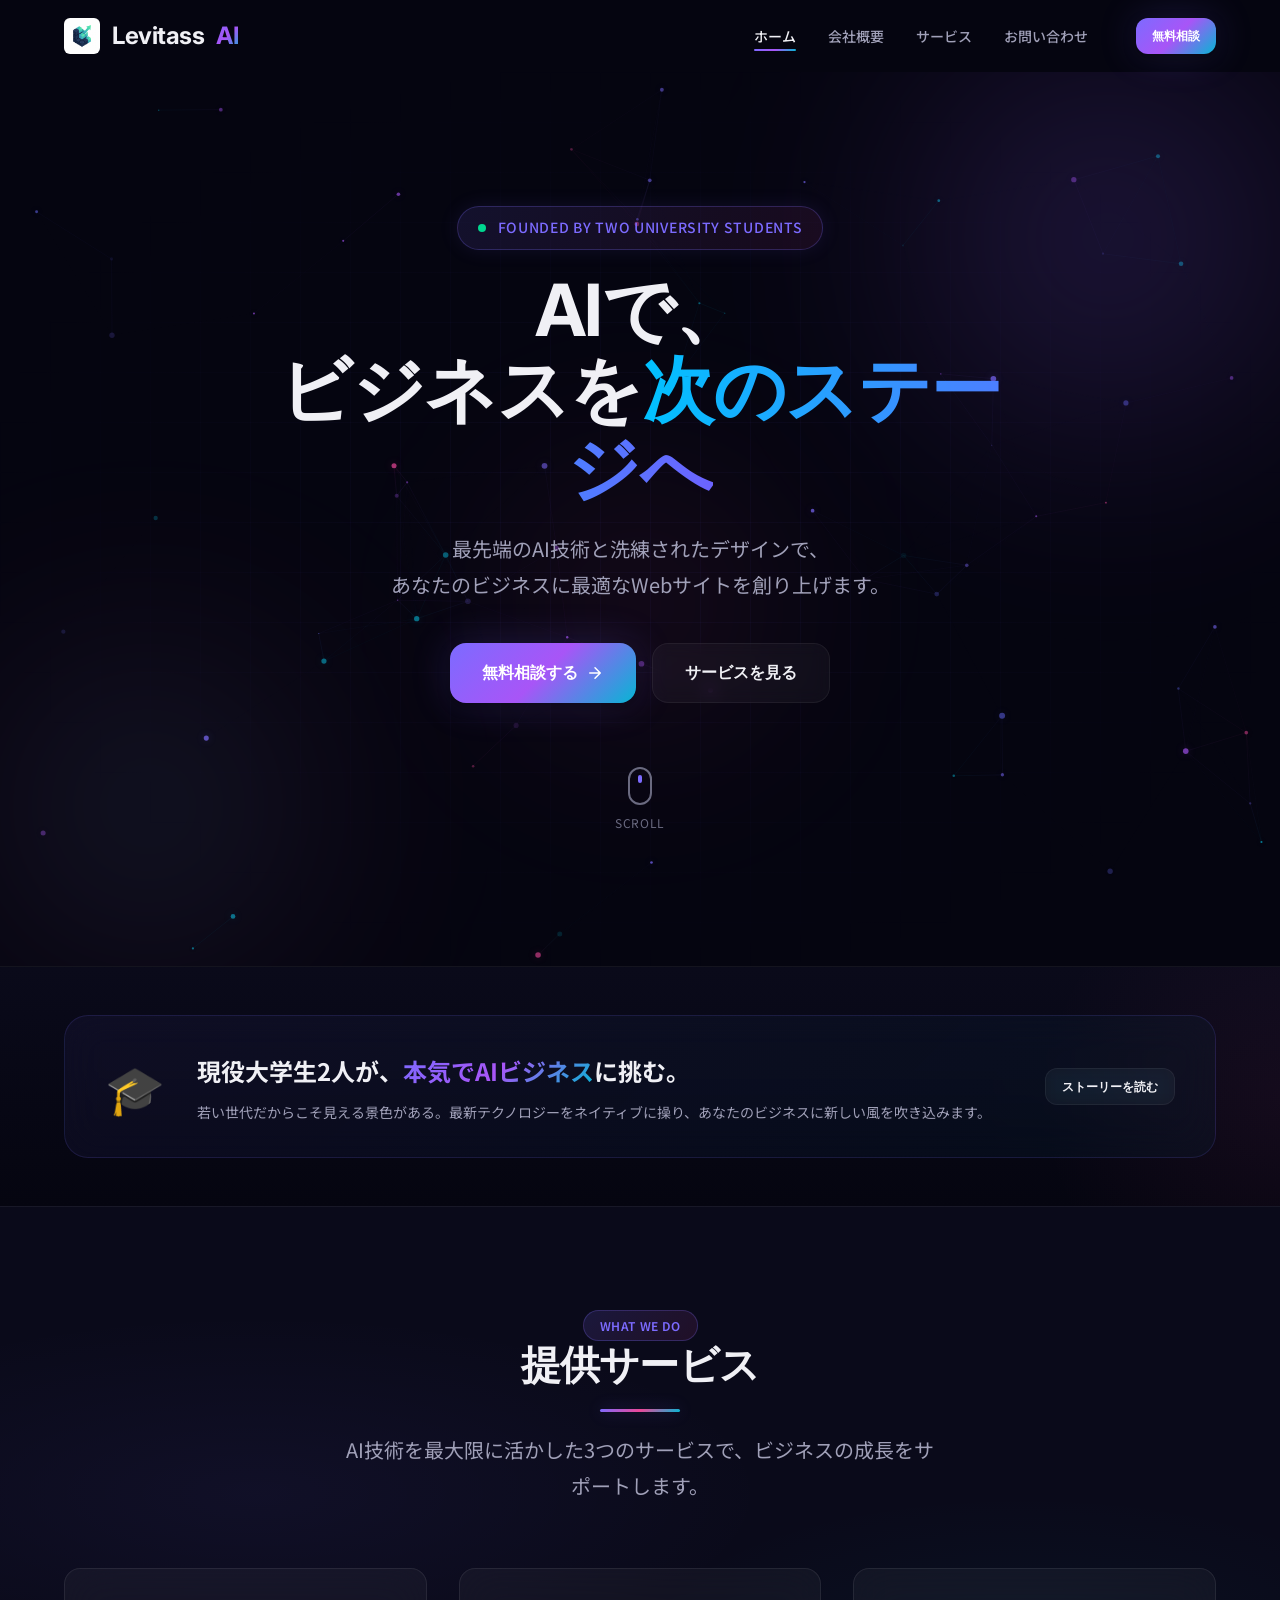
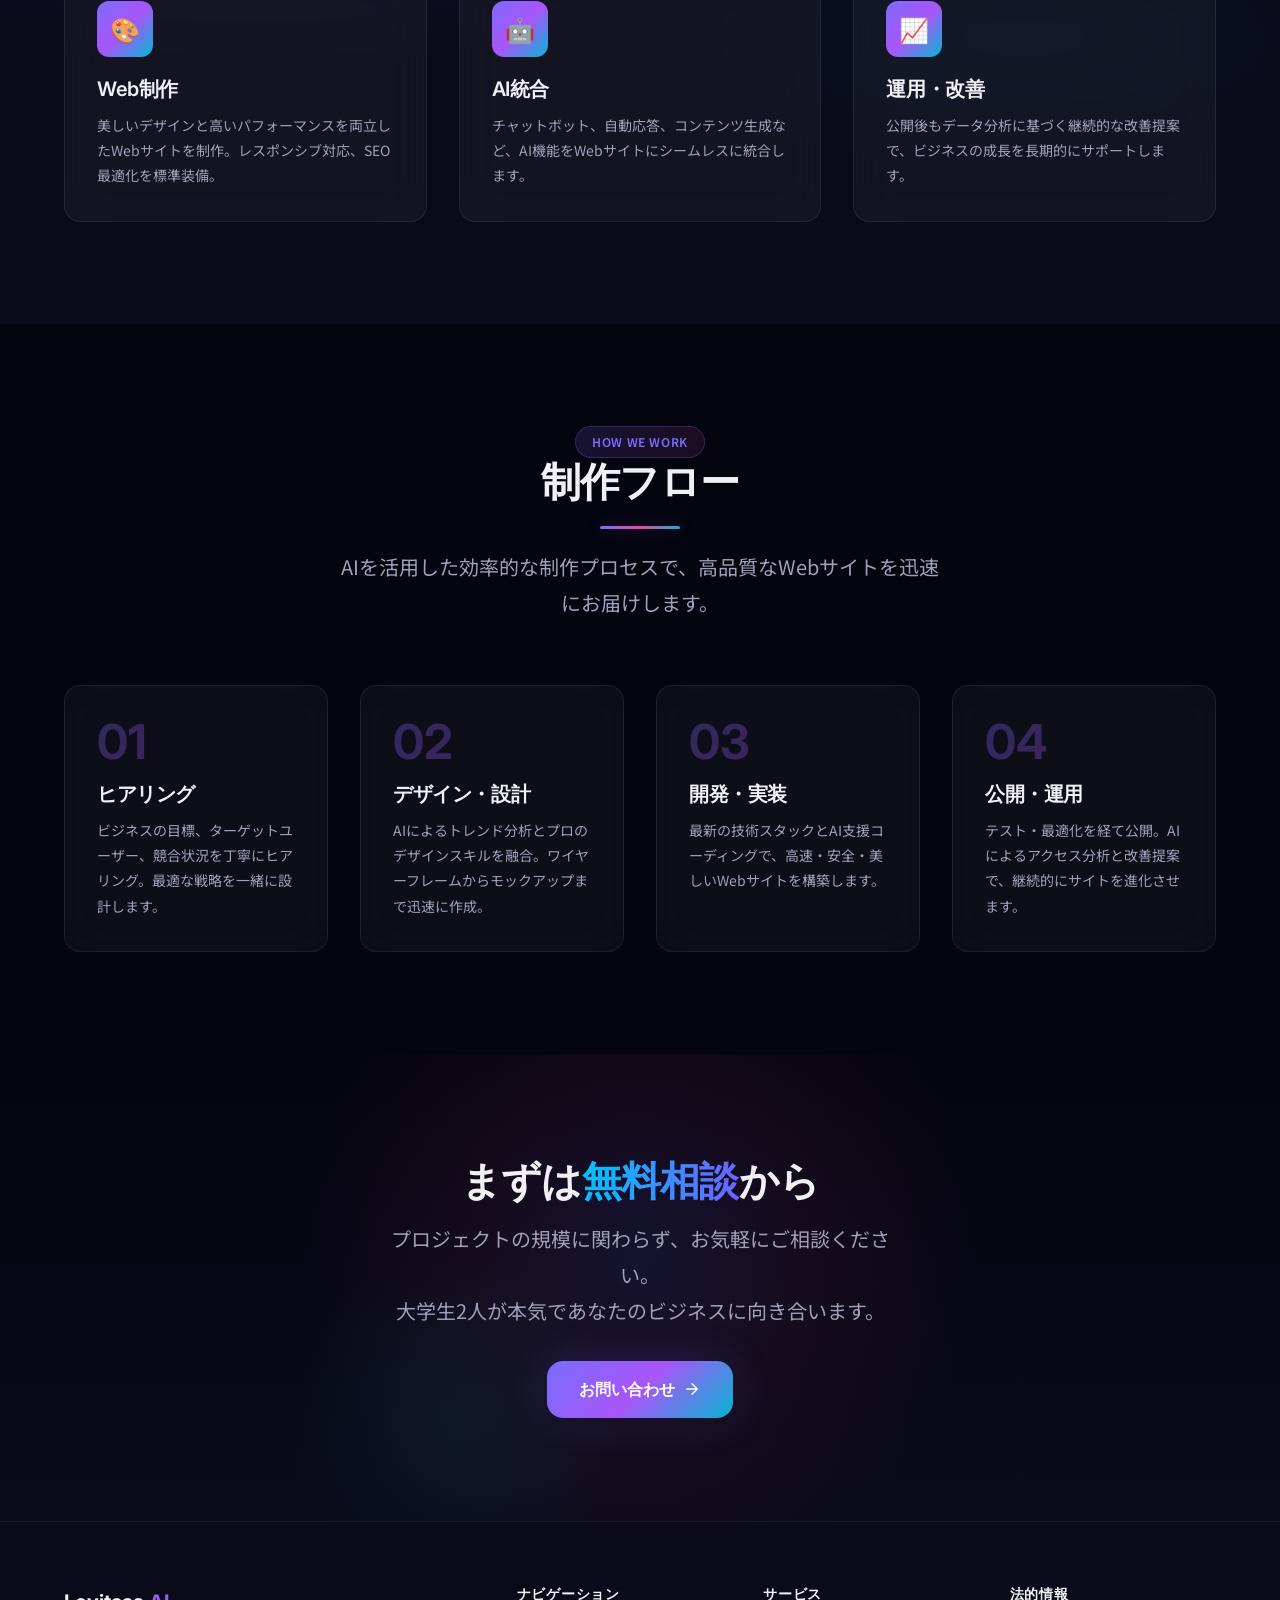
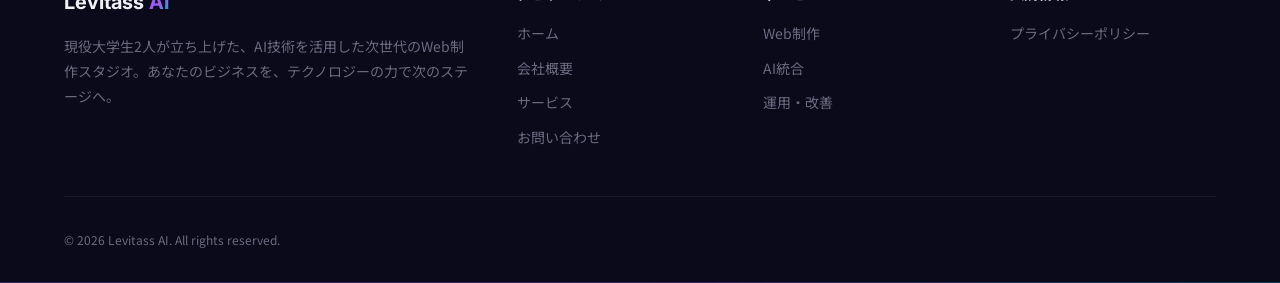
<file: index.html>
<!DOCTYPE html>
<html lang="ja">
<head>
  <meta charset="UTF-8">
  <meta name="viewport" content="width=device-width, initial-scale=1.0">
  <title>Levitass AI — AIで、ビジネスを次のステージへ</title>
  <meta name="description" content="Levitass AIは、現役大学生2人が立ち上げた、AI技術を活用した次世代のWeb制作スタジオです。高品質なWebサイトを、AIの力でより速く、より美しく。">

  <!-- OGP -->
  <meta property="og:title" content="Levitass AI — AIで、ビジネスを次のステージへ">
  <meta property="og:description" content="AI技術を活用した次世代のWeb制作サービス。高品質なWebサイトを、より速く、より美しく。">
  <meta property="og:type" content="website">
  <meta property="og:url" content="https://levitass.com/">
  <meta property="og:image" content="https://levitass.com/images/og-image.webp">
  <meta property="og:locale" content="ja_JP">
  <meta property="og:site_name" content="Levitass AI">
  <meta name="twitter:card" content="summary_large_image">

  <link rel="icon" type="image/png" href="images/logo.png">

  <!-- Google Fonts -->
  <link rel="preconnect" href="https://fonts.googleapis.com">
  <link rel="preconnect" href="https://fonts.gstatic.com" crossorigin>
  <link href="https://fonts.googleapis.com/css2?family=Inter:wght@400;500;600;700;800&family=Noto+Sans+JP:wght@400;500;600;700&display=swap" rel="stylesheet">

  <!-- Styles -->
  <link rel="stylesheet" href="css/variables.css">
  <link rel="stylesheet" href="css/base.css">
  <link rel="stylesheet" href="css/layout.css">
  <link rel="stylesheet" href="css/components.css">

  <!-- JSON-LD Structured Data -->
  <script type="application/ld+json">
  {
    "@context": "https://schema.org",
    "@type": "Organization",
    "name": "Levitass AI",
    "url": "https://levitass.com",
    "logo": "https://levitass.com/images/logo.png",
    "description": "現役大学生2人が立ち上げた、AI技術を活用した次世代のWeb制作スタジオ",
    "email": "info@levitass.com",
    "foundingDate": "2026-04",
    "sameAs": [],
    "contactPoint": {
      "@type": "ContactPoint",
      "email": "info@levitass.com",
      "contactType": "customer service",
      "availableLanguage": ["Japanese"]
    }
  }
  </script>
</head>
<body>

  <!-- Navigation -->
  <nav class="nav" id="nav" role="navigation" aria-label="メインナビゲーション">
    <div class="container nav__inner">
      <a href="index.html" class="nav__logo" aria-label="Levitass AI ホーム">
        <img class="nav__logo-icon" src="images/logo.png" alt="Levitass AI" width="36" height="36">
        Levitass <span>AI</span>
      </a>
      <div class="nav__links" id="navLinks">
        <a href="index.html" class="nav__link nav__link--active">ホーム</a>
        <a href="about.html" class="nav__link">会社概要</a>
        <a href="services.html" class="nav__link">サービス</a>
        <a href="contact.html" class="nav__link">お問い合わせ</a>
        <a href="contact.html" class="btn btn--primary btn--sm nav__cta">無料相談</a>
      </div>
      <button class="nav__toggle" id="navToggle" aria-label="メニューを開く" aria-expanded="false">
        <span class="nav__toggle-bar"></span>
        <span class="nav__toggle-bar"></span>
        <span class="nav__toggle-bar"></span>
      </button>
    </div>
  </nav>
  <div class="nav-overlay" id="navOverlay"></div>

  <main class="page-content">
    <!-- Hero Section -->
    <section class="hero section" id="hero">
      <div class="hero__bg">
        <canvas class="hero__canvas" id="heroCanvas" aria-hidden="true"></canvas>
        <!-- Gradient Orbs -->
        <div class="hero__orb hero__orb--1" aria-hidden="true"></div>
        <div class="hero__orb hero__orb--2" aria-hidden="true"></div>
        <div class="hero__orb hero__orb--3" aria-hidden="true"></div>
        <!-- Grid overlay -->
        <div class="hero__grid" aria-hidden="true"></div>
      </div>
      <div class="hero__content">
        <p class="hero__tagline fade-in">
          <span class="hero__tagline-dot"></span>
          Founded by Two University Students
        </p>
        <h1 class="hero__title fade-in">
          AIで、<br>ビジネスを<br class="sp-only"><span class="text-gradient text-gradient--animated">次のステージへ</span>
        </h1>
        <p class="hero__desc fade-in">
          最先端のAI技術と洗練されたデザインで、<br>
          あなたのビジネスに最適なWebサイトを創り上げます。
        </p>
        <div class="hero__actions fade-in">
          <a href="contact.html" class="btn btn--primary btn--lg btn--glow">
            無料相談する
            <svg class="btn__icon" viewBox="0 0 24 24" fill="none" stroke="currentColor" stroke-width="2" stroke-linecap="round" stroke-linejoin="round"><path d="M5 12h14M12 5l7 7-7 7"/></svg>
          </a>
          <a href="services.html" class="btn btn--secondary btn--lg">サービスを見る</a>
        </div>
        <!-- Scroll indicator -->
        <div class="hero__scroll fade-in" aria-hidden="true">
          <div class="hero__scroll-mouse">
            <div class="hero__scroll-wheel"></div>
          </div>
          <span>Scroll</span>
        </div>
      </div>
    </section>

    <!-- Founder Story Banner -->
    <section class="section founder-banner" id="founder-banner">
      <div class="container">
        <div class="founder-banner__inner fade-in">
          <div class="founder-banner__icon">🎓</div>
          <div class="founder-banner__text">
            <p class="founder-banner__headline">現役大学生2人が、<span class="text-gradient">本気でAIビジネス</span>に挑む。</p>
            <p class="founder-banner__sub">若い世代だからこそ見える景色がある。最新テクノロジーをネイティブに操り、あなたのビジネスに新しい風を吹き込みます。</p>
          </div>
          <a href="about.html" class="btn btn--secondary btn--sm">ストーリーを読む</a>
        </div>
      </div>
    </section>

    <!-- Services Overview -->
    <section class="section section--alt" id="services-overview">
      <div class="container">
        <div class="section__header fade-in">
          <p class="badge">What We Do</p>
          <h2 class="section__title">提供サービス</h2>
          <div class="divider"></div>
          <p class="section__subtitle">AI技術を最大限に活かした3つのサービスで、ビジネスの成長をサポートします。</p>
        </div>
        <div class="grid grid--3">
          <div class="card card--glass card--hover-glow fade-in">
            <div class="card__icon">🎨</div>
            <h3 class="card__title">Web制作</h3>
            <p class="card__text">美しいデザインと高いパフォーマンスを両立したWebサイトを制作。レスポンシブ対応、SEO最適化を標準装備。</p>
            <div class="card__arrow">→</div>
          </div>
          <div class="card card--glass card--hover-glow fade-in">
            <div class="card__icon">🤖</div>
            <h3 class="card__title">AI統合</h3>
            <p class="card__text">チャットボット、自動応答、コンテンツ生成など、AI機能をWebサイトにシームレスに統合します。</p>
            <div class="card__arrow">→</div>
          </div>
          <div class="card card--glass card--hover-glow fade-in">
            <div class="card__icon">📈</div>
            <h3 class="card__title">運用・改善</h3>
            <p class="card__text">公開後もデータ分析に基づく継続的な改善提案で、ビジネスの成長を長期的にサポートします。</p>
            <div class="card__arrow">→</div>
          </div>
        </div>
      </div>
    </section>

    <!-- Process -->
    <section class="section" id="process">
      <div class="container">
        <div class="section__header fade-in">
          <p class="badge">How We Work</p>
          <h2 class="section__title">制作フロー</h2>
          <div class="divider"></div>
          <p class="section__subtitle">AIを活用した効率的な制作プロセスで、高品質なWebサイトを迅速にお届けします。</p>
        </div>
        <div class="process">
          <div class="process__step fade-in">
            <h3 class="process__title">ヒアリング</h3>
            <p class="process__desc">ビジネスの目標、ターゲットユーザー、競合状況を丁寧にヒアリング。最適な戦略を一緒に設計します。</p>
          </div>
          <div class="process__step fade-in">
            <h3 class="process__title">デザイン・設計</h3>
            <p class="process__desc">AIによるトレンド分析とプロのデザインスキルを融合。ワイヤーフレームからモックアップまで迅速に作成。</p>
          </div>
          <div class="process__step fade-in">
            <h3 class="process__title">開発・実装</h3>
            <p class="process__desc">最新の技術スタックとAI支援コーディングで、高速・安全・美しいWebサイトを構築します。</p>
          </div>
          <div class="process__step fade-in">
            <h3 class="process__title">公開・運用</h3>
            <p class="process__desc">テスト・最適化を経て公開。AIによるアクセス分析と改善提案で、継続的にサイトを進化させます。</p>
          </div>
        </div>
      </div>
    </section>



    <!-- CTA Section -->
    <section class="section cta-section" id="cta">
      <div class="container">
        <div class="fade-in">
          <h2 class="cta-section__title">まずは<span class="text-gradient text-gradient--animated">無料相談</span>から</h2>
          <p class="cta-section__desc">
            プロジェクトの規模に関わらず、お気軽にご相談ください。<br>
            大学生2人が本気であなたのビジネスに向き合います。
          </p>
          <a href="contact.html" class="btn btn--primary btn--lg btn--glow">
            お問い合わせ
            <svg class="btn__icon" viewBox="0 0 24 24" fill="none" stroke="currentColor" stroke-width="2" stroke-linecap="round" stroke-linejoin="round"><path d="M5 12h14M12 5l7 7-7 7"/></svg>
          </a>
        </div>
      </div>
    </section>
  </main>

  <!-- Footer -->
  <footer class="footer" role="contentinfo">
    <div class="container">
      <div class="footer__grid">
        <div class="footer__brand">
          <a href="index.html" class="footer__logo">Levitass <span>AI</span></a>
          <p class="footer__desc">現役大学生2人が立ち上げた、AI技術を活用した次世代のWeb制作スタジオ。あなたのビジネスを、テクノロジーの力で次のステージへ。</p>
        </div>
        <div>
          <h4 class="footer__heading">ナビゲーション</h4>
          <div class="footer__links">
            <a href="index.html" class="footer__link">ホーム</a>
            <a href="about.html" class="footer__link">会社概要</a>
            <a href="services.html" class="footer__link">サービス</a>
            <a href="contact.html" class="footer__link">お問い合わせ</a>
          </div>
        </div>
        <div>
          <h4 class="footer__heading">サービス</h4>
          <div class="footer__links">
            <a href="services.html" class="footer__link">Web制作</a>
            <a href="services.html" class="footer__link">AI統合</a>
            <a href="services.html" class="footer__link">運用・改善</a>
          </div>
        </div>
        <div>
          <h4 class="footer__heading">法的情報</h4>
          <div class="footer__links">
            <a href="privacy.html" class="footer__link">プライバシーポリシー</a>
          </div>
        </div>
      </div>
      <div class="footer__bottom">
        <p class="footer__copy">&copy; 2026 Levitass AI. All rights reserved.</p>
      </div>
    </div>
  </footer>

  <!-- Scripts -->
  <script src="js/main.js"></script>
  <script src="js/animations.js"></script>
</body>
</html>
</file>
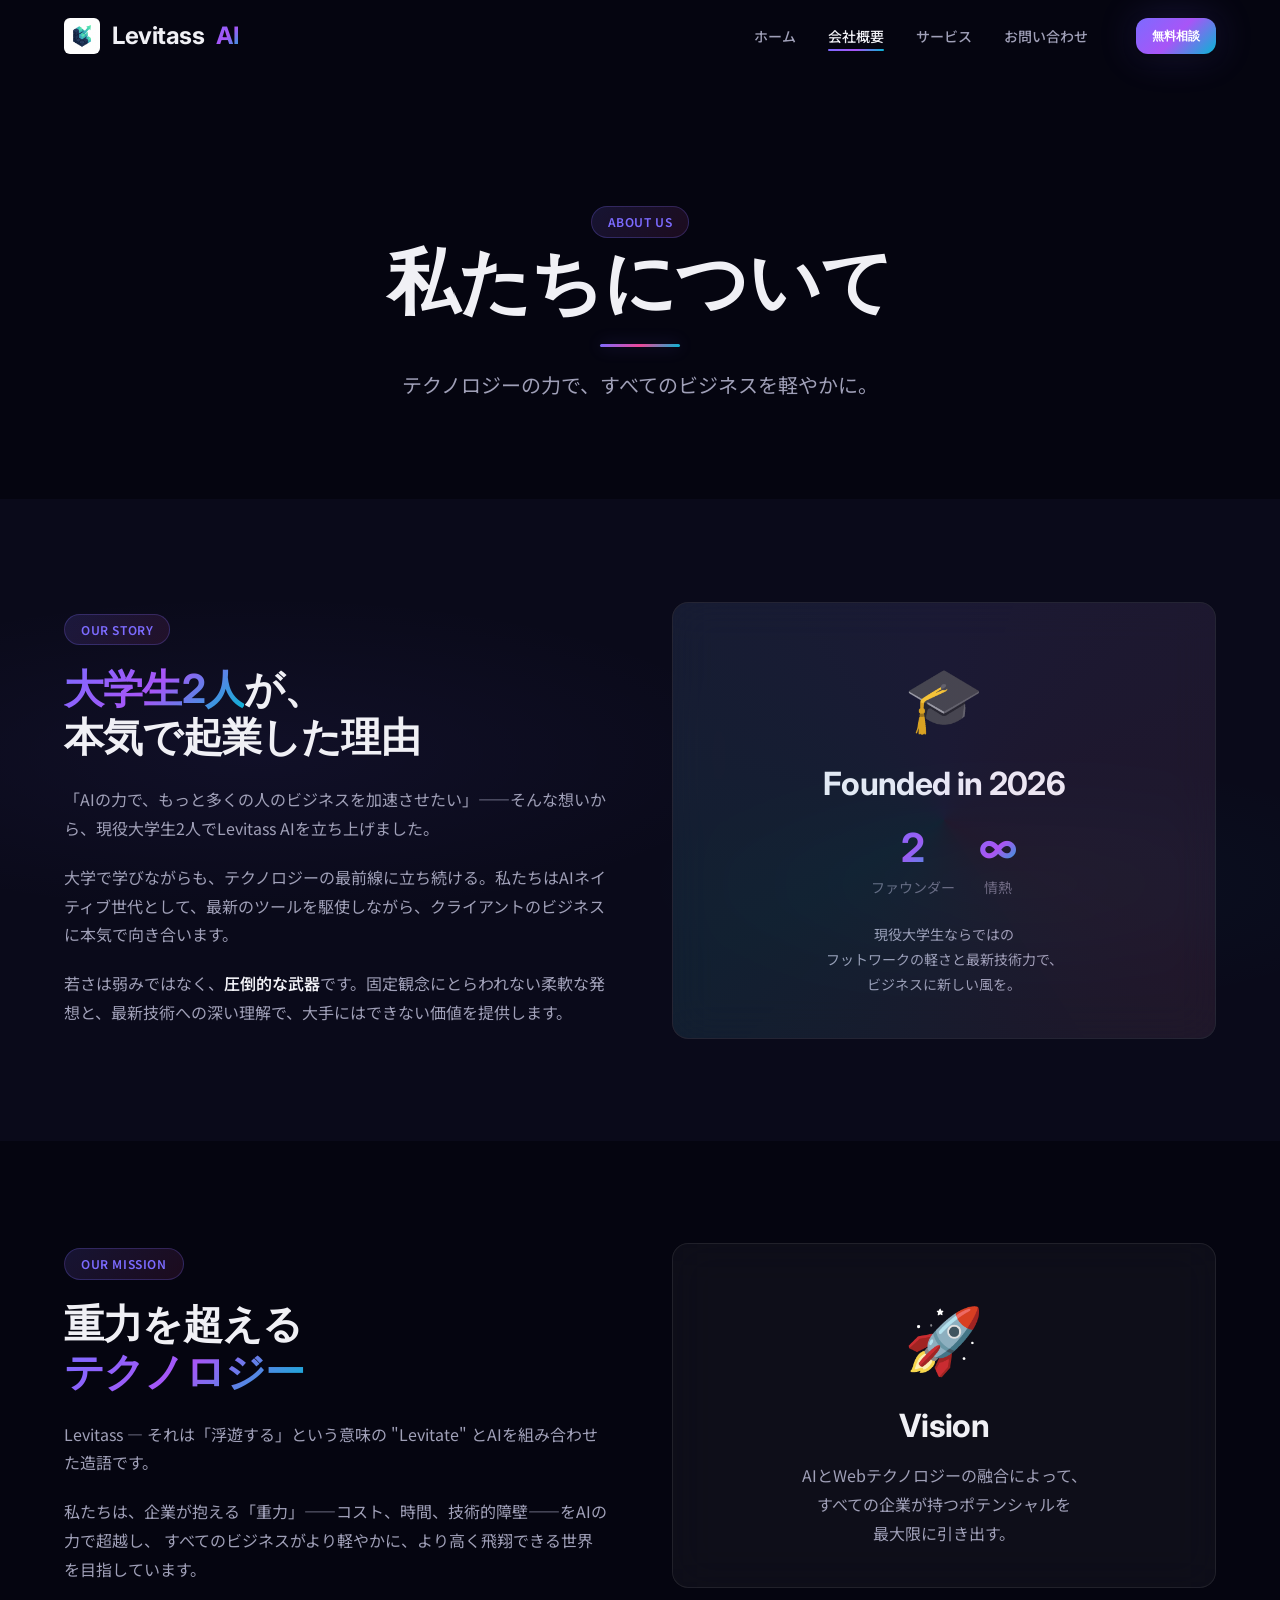
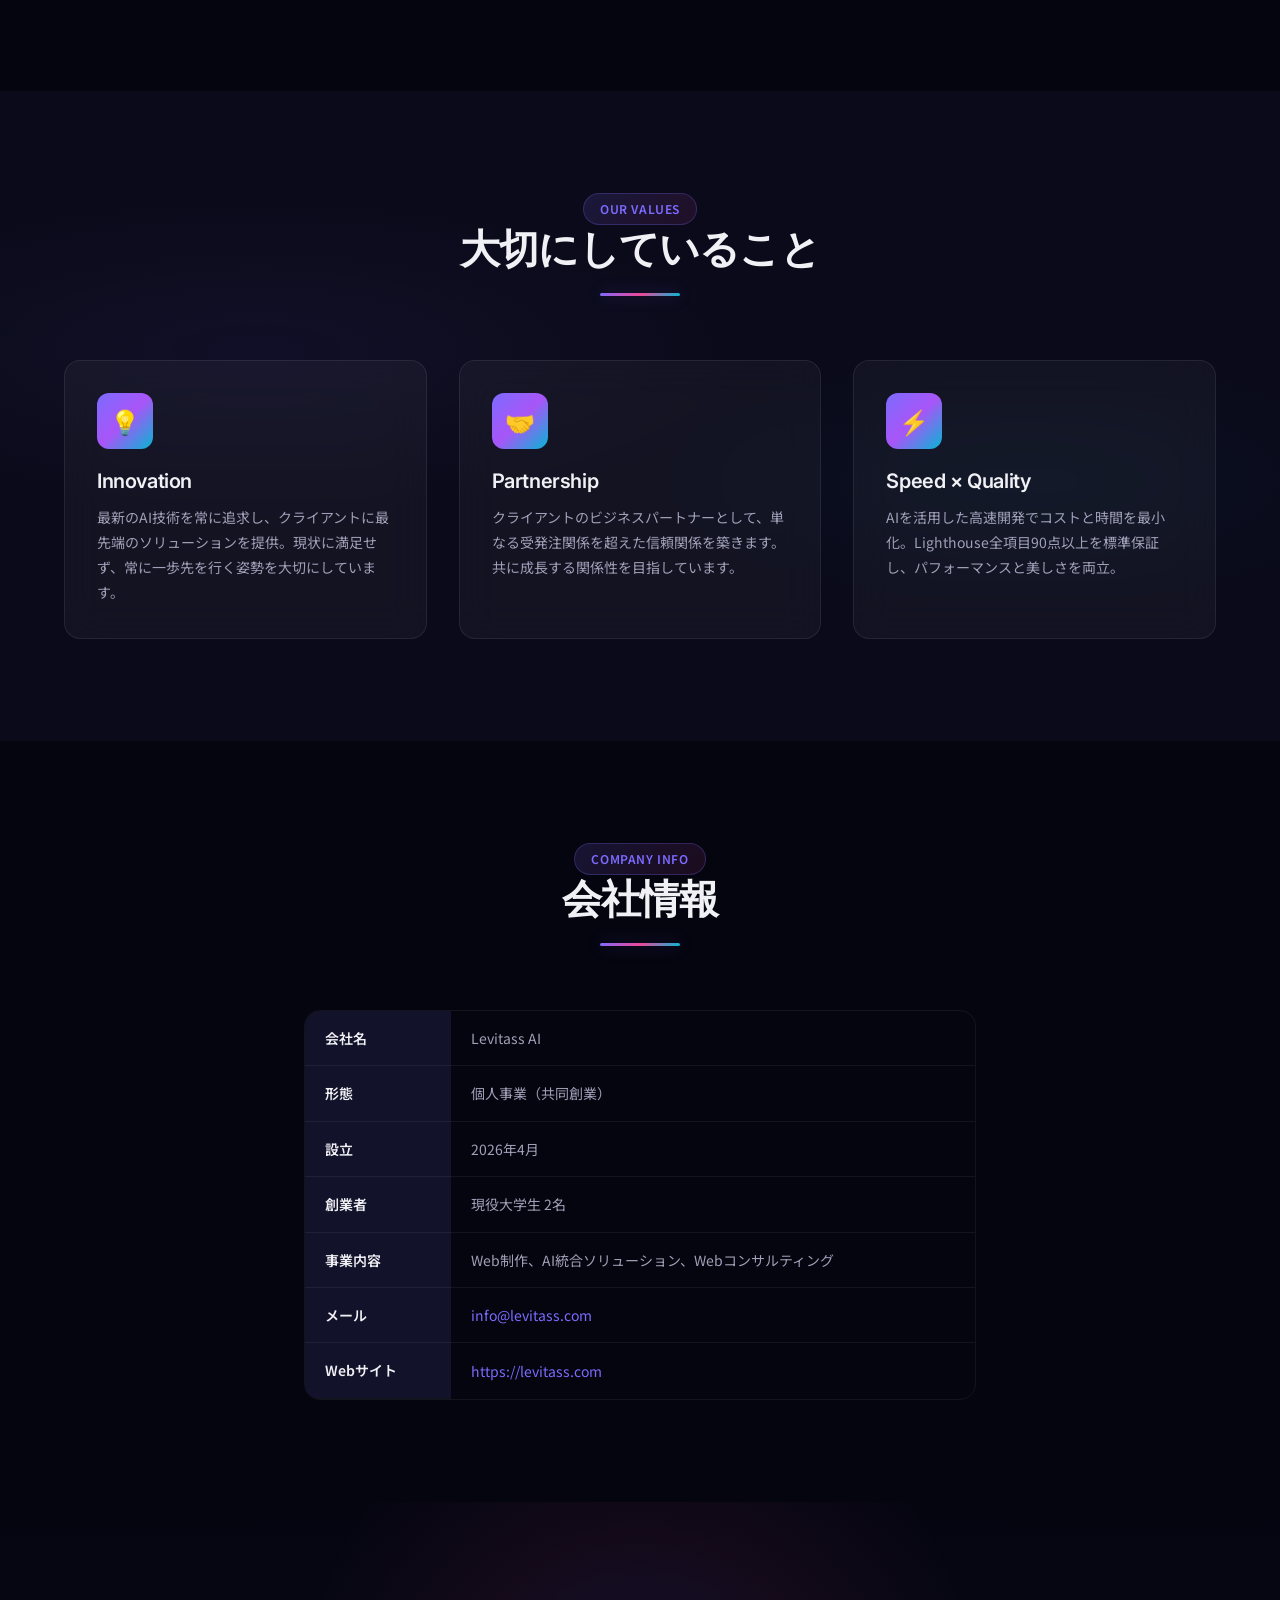
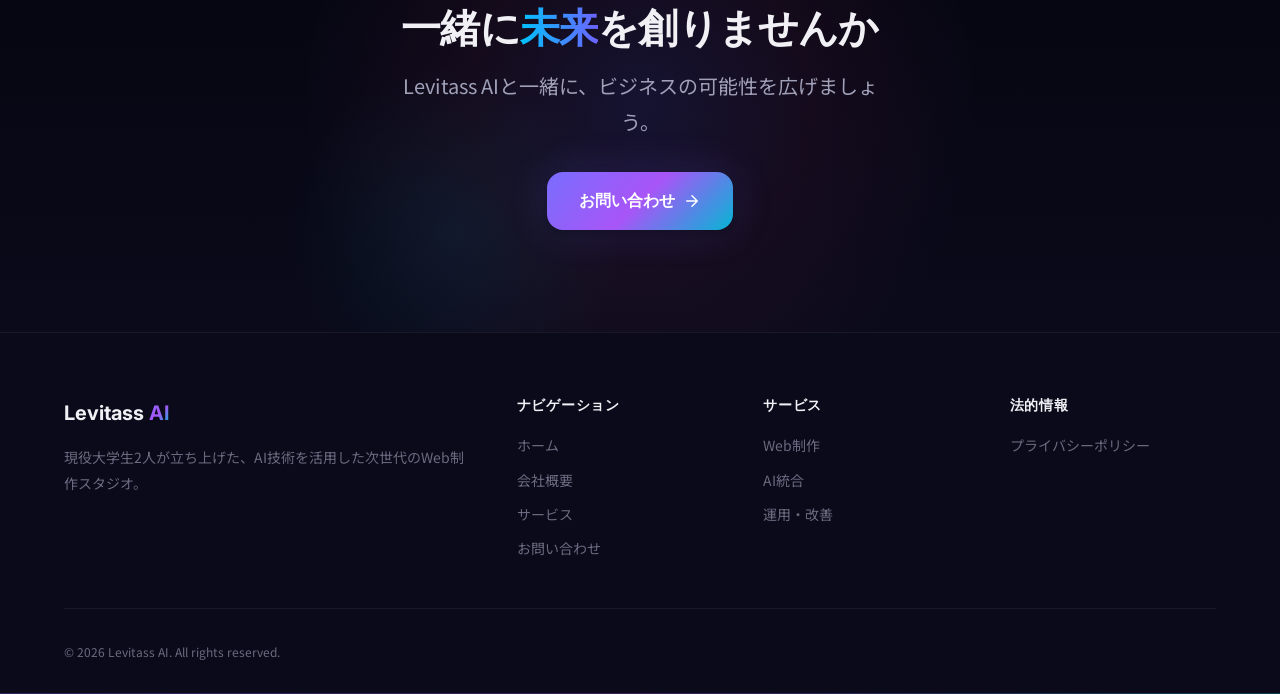
<file: about.html>
<!DOCTYPE html>
<html lang="ja">
<head>
  <meta charset="UTF-8">
  <meta name="viewport" content="width=device-width, initial-scale=1.0">
  <title>会社概要 — Levitass AI</title>
  <meta name="description" content="Levitass AIは現役大学生2人が立ち上げたWeb制作スタジオ。AI技術で世界をもっと軽やかに。">
  <meta property="og:title" content="会社概要 — Levitass AI">
  <meta property="og:description" content="現役大学生2人が立ち上げたAI×Web制作スタジオ。その想いとストーリー。">
  <meta property="og:type" content="website">
  <meta property="og:url" content="https://levitass.com/about.html">
  <meta property="og:image" content="https://levitass.com/images/og-image.webp">
  <meta property="og:locale" content="ja_JP">
  <meta name="twitter:card" content="summary_large_image">
  <link rel="icon" type="image/png" href="images/logo.png">
  <link rel="preconnect" href="https://fonts.googleapis.com">
  <link rel="preconnect" href="https://fonts.gstatic.com" crossorigin>
  <link href="https://fonts.googleapis.com/css2?family=Inter:wght@400;500;600;700;800&family=Noto+Sans+JP:wght@400;500;600;700&display=swap" rel="stylesheet">
  <link rel="stylesheet" href="css/variables.css">
  <link rel="stylesheet" href="css/base.css">
  <link rel="stylesheet" href="css/layout.css">
  <link rel="stylesheet" href="css/components.css">
</head>
<body>

  <!-- Navigation -->
  <nav class="nav" id="nav" role="navigation" aria-label="メインナビゲーション">
    <div class="container nav__inner">
      <a href="index.html" class="nav__logo" aria-label="Levitass AI ホーム">
        <img class="nav__logo-icon" src="images/logo.png" alt="Levitass AI" width="36" height="36">
        Levitass <span>AI</span>
      </a>
      <div class="nav__links" id="navLinks">
        <a href="index.html" class="nav__link">ホーム</a>
        <a href="about.html" class="nav__link nav__link--active">会社概要</a>
        <a href="services.html" class="nav__link">サービス</a>
        <a href="contact.html" class="nav__link">お問い合わせ</a>
        <a href="contact.html" class="btn btn--primary btn--sm nav__cta">無料相談</a>
      </div>
      <button class="nav__toggle" id="navToggle" aria-label="メニューを開く" aria-expanded="false">
        <span class="nav__toggle-bar"></span><span class="nav__toggle-bar"></span><span class="nav__toggle-bar"></span>
      </button>
    </div>
  </nav>
  <div class="nav-overlay" id="navOverlay"></div>

  <main class="page-content">
    <!-- Page Header -->
    <section class="section" id="about-hero" style="padding-top: calc(var(--section-padding) + var(--space-8)); padding-bottom: var(--space-8);">
      <div class="container">
        <div class="section__header fade-in">
          <p class="badge">About Us</p>
          <h1 class="section__title">私たちについて</h1>
          <div class="divider"></div>
          <p class="section__subtitle">テクノロジーの力で、すべてのビジネスを軽やかに。</p>
        </div>
      </div>
    </section>

    <!-- Founder Story -->
    <section class="section section--alt" id="founder-story">
      <div class="container">
        <div class="grid grid--2" style="align-items: center; gap: var(--space-16);">
          <div class="fade-in-left">
            <p class="badge" style="margin-bottom: var(--space-5);">Our Story</p>
            <h2 style="margin-bottom: var(--space-6);"><span class="text-gradient">大学生2人</span>が、<br>本気で起業した理由</h2>
            <p style="margin-bottom: var(--space-5); line-height: var(--line-height-relaxed);">
              「AIの力で、もっと多くの人のビジネスを加速させたい」——そんな想いから、現役大学生2人でLevitass AIを立ち上げました。
            </p>
            <p style="margin-bottom: var(--space-5); line-height: var(--line-height-relaxed);">
              大学で学びながらも、テクノロジーの最前線に立ち続ける。私たちはAIネイティブ世代として、最新のツールを駆使しながら、クライアントのビジネスに本気で向き合います。
            </p>
            <p style="line-height: var(--line-height-relaxed);">
              若さは弱みではなく、<strong style="color: var(--color-text-primary);">圧倒的な武器</strong>です。固定観念にとらわれない柔軟な発想と、最新技術への深い理解で、大手にはできない価値を提供します。
            </p>
          </div>
          <div class="fade-in-right">
            <div class="card card--glass" style="padding: var(--space-10); text-align: center; position: relative; overflow: hidden;">
              <div class="card__glow" aria-hidden="true"></div>
              <div style="font-size: 4rem; margin-bottom: var(--space-5);">🎓</div>
              <h3 style="font-size: var(--font-size-2xl); margin-bottom: var(--space-6);">Founded in 2026</h3>
              <div style="display: flex; gap: var(--space-6); justify-content: center; margin-bottom: var(--space-6);">
                <div style="text-align: center;">
                  <div class="stat__number" style="font-size: var(--font-size-3xl);">2</div>
                  <div class="stat__label">ファウンダー</div>
                </div>
                <div style="text-align: center;">
                  <div class="stat__number" style="font-size: var(--font-size-3xl);">∞</div>
                  <div class="stat__label">情熱</div>
                </div>
              </div>
              <p style="color: var(--color-text-secondary); line-height: var(--line-height-relaxed); font-size: var(--font-size-sm);">
                現役大学生ならではの<br>
                フットワークの軽さと最新技術力で、<br>
                ビジネスに新しい風を。
              </p>
            </div>
          </div>
        </div>
      </div>
    </section>

    <!-- Mission -->
    <section class="section" id="mission">
      <div class="container">
        <div class="grid grid--2" style="align-items: center; gap: var(--space-16);">
          <div class="fade-in-left">
            <p class="badge" style="margin-bottom: var(--space-5);">Our Mission</p>
            <h2 style="margin-bottom: var(--space-6);">重力を超える<br><span class="text-gradient">テクノロジー</span></h2>
            <p style="margin-bottom: var(--space-5); line-height: var(--line-height-relaxed);">
              Levitass — それは「浮遊する」という意味の "Levitate" とAIを組み合わせた造語です。
            </p>
            <p style="line-height: var(--line-height-relaxed);">
              私たちは、企業が抱える「重力」——コスト、時間、技術的障壁——をAIの力で超越し、
              すべてのビジネスがより軽やかに、より高く飛翔できる世界を目指しています。
            </p>
          </div>
          <div class="fade-in-right">
            <div class="card card--glass" style="padding: var(--space-10); text-align: center;">
              <div style="font-size: 4rem; margin-bottom: var(--space-5);">🚀</div>
              <h3 style="font-size: var(--font-size-2xl); margin-bottom: var(--space-4);">Vision</h3>
              <p style="color: var(--color-text-secondary); line-height: var(--line-height-relaxed);">
                AIとWebテクノロジーの融合によって、<br>
                すべての企業が持つポテンシャルを<br>
                最大限に引き出す。
              </p>
            </div>
          </div>
        </div>
      </div>
    </section>

    <!-- Values -->
    <section class="section section--alt" id="values">
      <div class="container">
        <div class="section__header fade-in">
          <p class="badge">Our Values</p>
          <h2 class="section__title">大切にしていること</h2>
          <div class="divider"></div>
        </div>
        <div class="grid grid--3">
          <div class="card card--glass card--hover-glow fade-in">
            <div class="card__icon">💡</div>
            <h3 class="card__title">Innovation</h3>
            <p class="card__text">最新のAI技術を常に追求し、クライアントに最先端のソリューションを提供。現状に満足せず、常に一歩先を行く姿勢を大切にしています。</p>
          </div>
          <div class="card card--glass card--hover-glow fade-in">
            <div class="card__icon">🤝</div>
            <h3 class="card__title">Partnership</h3>
            <p class="card__text">クライアントのビジネスパートナーとして、単なる受発注関係を超えた信頼関係を築きます。共に成長する関係性を目指しています。</p>
          </div>
          <div class="card card--glass card--hover-glow fade-in">
            <div class="card__icon">⚡</div>
            <h3 class="card__title">Speed × Quality</h3>
            <p class="card__text">AIを活用した高速開発でコストと時間を最小化。Lighthouse全項目90点以上を標準保証し、パフォーマンスと美しさを両立。</p>
          </div>
        </div>
      </div>
    </section>

    <!-- Company Info -->
    <section class="section" id="company-info">
      <div class="container container--sm">
        <div class="section__header fade-in">
          <p class="badge">Company Info</p>
          <h2 class="section__title">会社情報</h2>
          <div class="divider"></div>
        </div>
        <div class="table-wrapper fade-in">
          <table class="table">
            <tbody>
              <tr><th>会社名</th><td>Levitass AI</td></tr>
              <tr><th>形態</th><td>個人事業（共同創業）</td></tr>
              <tr><th>設立</th><td>2026年4月</td></tr>
              <tr><th>創業者</th><td>現役大学生 2名</td></tr>
              <tr><th>事業内容</th><td>Web制作、AI統合ソリューション、Webコンサルティング</td></tr>
              <tr><th>メール</th><td><a href="mailto:info@levitass.com">info@levitass.com</a></td></tr>
              <tr><th>Webサイト</th><td><a href="https://levitass.com" target="_blank" rel="noopener">https://levitass.com</a></td></tr>
            </tbody>
          </table>
        </div>
      </div>
    </section>

    <!-- CTA -->
    <section class="section cta-section" id="cta">
      <div class="container">
        <div class="fade-in">
          <h2 class="cta-section__title">一緒に<span class="text-gradient text-gradient--animated">未来</span>を創りませんか</h2>
          <p class="cta-section__desc">Levitass AIと一緒に、ビジネスの可能性を広げましょう。</p>
          <a href="contact.html" class="btn btn--primary btn--lg btn--glow">
            お問い合わせ
            <svg class="btn__icon" viewBox="0 0 24 24" fill="none" stroke="currentColor" stroke-width="2" stroke-linecap="round" stroke-linejoin="round"><path d="M5 12h14M12 5l7 7-7 7"/></svg>
          </a>
        </div>
      </div>
    </section>
  </main>

  <!-- Footer -->
  <footer class="footer" role="contentinfo">
    <div class="container">
      <div class="footer__grid">
        <div class="footer__brand">
          <a href="index.html" class="footer__logo">Levitass <span>AI</span></a>
          <p class="footer__desc">現役大学生2人が立ち上げた、AI技術を活用した次世代のWeb制作スタジオ。</p>
        </div>
        <div>
          <h4 class="footer__heading">ナビゲーション</h4>
          <div class="footer__links">
            <a href="index.html" class="footer__link">ホーム</a>
            <a href="about.html" class="footer__link">会社概要</a>
            <a href="services.html" class="footer__link">サービス</a>
            <a href="contact.html" class="footer__link">お問い合わせ</a>
          </div>
        </div>
        <div>
          <h4 class="footer__heading">サービス</h4>
          <div class="footer__links">
            <a href="services.html" class="footer__link">Web制作</a>
            <a href="services.html" class="footer__link">AI統合</a>
            <a href="services.html" class="footer__link">運用・改善</a>
          </div>
        </div>
        <div>
          <h4 class="footer__heading">法的情報</h4>
          <div class="footer__links">
            <a href="privacy.html" class="footer__link">プライバシーポリシー</a>
          </div>
        </div>
      </div>
      <div class="footer__bottom">
        <p class="footer__copy">&copy; 2026 Levitass AI. All rights reserved.</p>
      </div>
    </div>
  </footer>
  <script src="js/main.js"></script>
  <script src="js/animations.js"></script>
</body>
</html>
</file>
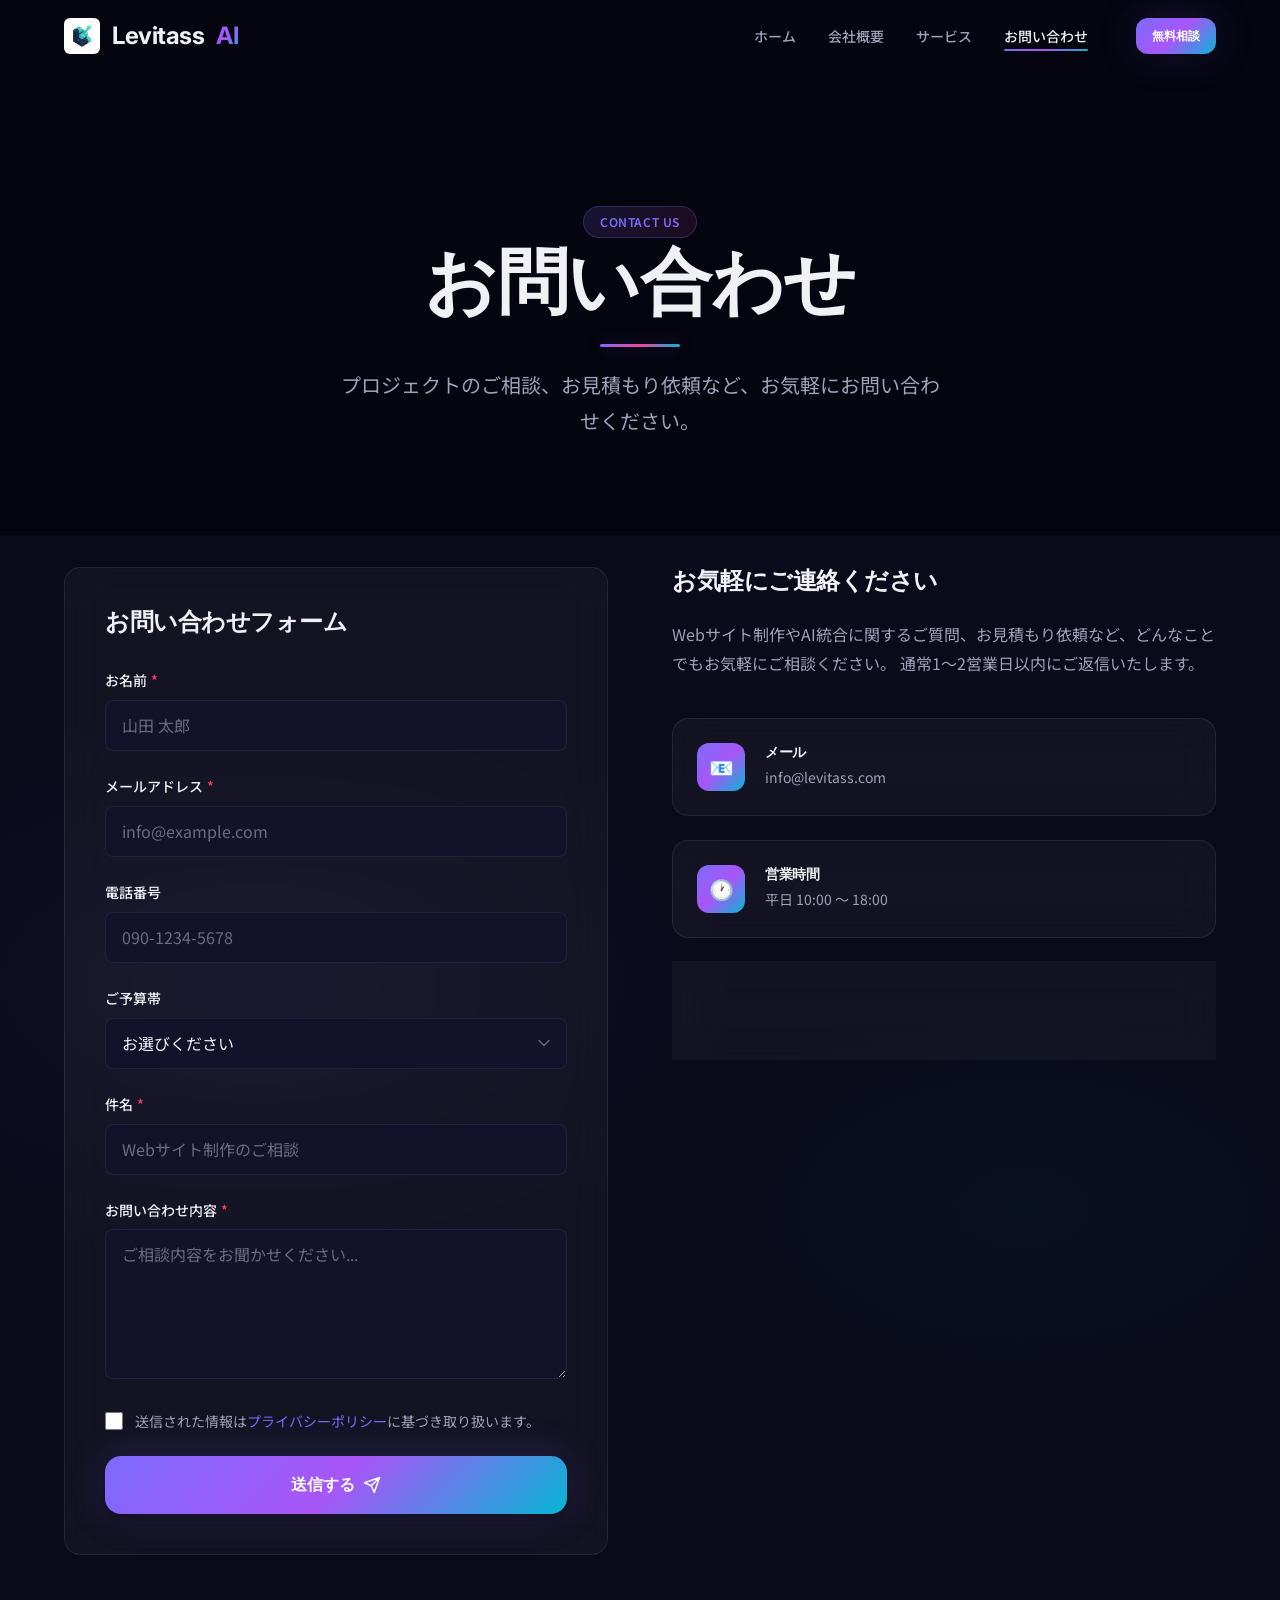
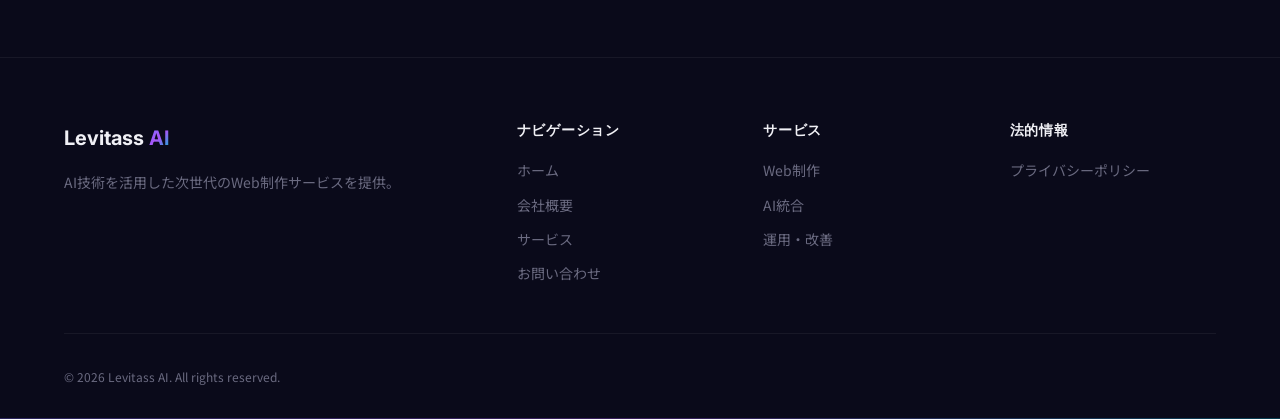
<file: contact.html>
<!DOCTYPE html>
<html lang="ja">
<head>
  <meta charset="UTF-8">
  <meta name="viewport" content="width=device-width, initial-scale=1.0">
  <title>お問い合わせ — Levitass AI</title>
  <meta name="description" content="Levitass AIへのお問い合わせはこちら。Web制作・AI統合のご相談を無料で承ります。">
  <meta property="og:title" content="お問い合わせ — Levitass AI">
  <meta property="og:description" content="Web制作・AI統合のご相談を無料で承ります。">
  <meta property="og:type" content="website">
  <meta property="og:url" content="https://levitass.com/contact.html">
  <meta property="og:image" content="https://levitass.com/images/og-image.webp">
  <meta property="og:locale" content="ja_JP">
  <meta name="twitter:card" content="summary_large_image">
  <link rel="icon" type="image/png" href="images/logo.png">
  <link rel="preconnect" href="https://fonts.googleapis.com">
  <link rel="preconnect" href="https://fonts.gstatic.com" crossorigin>
  <link href="https://fonts.googleapis.com/css2?family=Inter:wght@400;500;600;700&family=Noto+Sans+JP:wght@400;500;600;700&display=swap" rel="stylesheet">
  <link rel="stylesheet" href="css/variables.css">
  <link rel="stylesheet" href="css/base.css">
  <link rel="stylesheet" href="css/layout.css">
  <link rel="stylesheet" href="css/components.css">
</head>
<body>

  <!-- Navigation -->
  <nav class="nav" id="nav" role="navigation" aria-label="メインナビゲーション">
    <div class="container nav__inner">
      <a href="index.html" class="nav__logo" aria-label="Levitass AI ホーム">
        <img class="nav__logo-icon" src="images/logo.png" alt="Levitass AI" width="36" height="36">
        Levitass <span>AI</span>
      </a>
      <div class="nav__links" id="navLinks">
        <a href="index.html" class="nav__link">ホーム</a>
        <a href="about.html" class="nav__link">会社概要</a>
        <a href="services.html" class="nav__link">サービス</a>
        <a href="contact.html" class="nav__link nav__link--active">お問い合わせ</a>
        <a href="contact.html" class="btn btn--primary btn--sm nav__cta">無料相談</a>
      </div>
      <button class="nav__toggle" id="navToggle" aria-label="メニューを開く" aria-expanded="false">
        <span class="nav__toggle-bar"></span><span class="nav__toggle-bar"></span><span class="nav__toggle-bar"></span>
      </button>
    </div>
  </nav>
  <div class="nav-overlay" id="navOverlay"></div>

  <main class="page-content">
    <!-- Page Header -->
    <section class="section" id="contact-hero" style="padding-top: calc(var(--section-padding) + var(--space-8)); padding-bottom: var(--space-8);">
      <div class="container">
        <div class="section__header fade-in">
          <p class="badge">Contact Us</p>
          <h1 class="section__title">お問い合わせ</h1>
          <div class="divider"></div>
          <p class="section__subtitle">プロジェクトのご相談、お見積もり依頼など、お気軽にお問い合わせください。</p>
        </div>
      </div>
    </section>

    <!-- Contact Form & Info -->
    <section class="section section--alt" id="contact-form-section" style="padding-top: var(--space-8);">
      <div class="container">
        <div class="grid grid--2" style="gap: var(--space-16); align-items: flex-start;">
          <!-- Form -->
          <div class="fade-in-left">
            <div class="card card--glass" style="padding: var(--space-10);">
              <h2 style="font-size: var(--font-size-xl); margin-bottom: var(--space-8);">お問い合わせフォーム</h2>
              <form id="contactForm" action="https://formsubmit.co/info@levitass.com" method="POST" novalidate>
                <!-- FormSubmit settings -->
                <input type="hidden" name="_subject" value="【Levitass AI】新しいお問い合わせ">
                <input type="hidden" name="_captcha" value="false">
                <input type="hidden" name="_template" value="table">
                <input type="hidden" name="_next" value="https://levitass.com/contact.html?sent=true">
                <input type="text" name="_honey" style="display:none">
                <div class="form-group" id="nameGroup">
                  <label for="name" class="form-label">お名前<span class="required">*</span></label>
                  <input type="text" id="name" name="name" class="form-input" placeholder="山田 太郎" required autocomplete="name">
                  <p class="form-error" id="nameError">お名前を入力してください</p>
                </div>
                <div class="form-group" id="emailGroup">
                  <label for="email" class="form-label">メールアドレス<span class="required">*</span></label>
                  <input type="email" id="email" name="email" class="form-input" placeholder="info@example.com" required autocomplete="email">
                  <p class="form-error" id="emailError">有効なメールアドレスを入力してください</p>
                </div>
                <div class="form-group" id="phoneGroup">
                  <label for="phone" class="form-label">電話番号</label>
                  <input type="tel" id="phone" name="phone" class="form-input" placeholder="090-1234-5678" autocomplete="tel">
                </div>
                <div class="form-group" id="budgetGroup">
                  <label for="budget" class="form-label">ご予算帯</label>
                  <select id="budget" name="budget" class="form-select">
                    <option value="" disabled selected>お選びください</option>
                    <option value="~200000">〜20万円</option>
                    <option value="200000-500000">20万〜50万円</option>
                    <option value="500000-1000000">50万〜100万円</option>
                    <option value="1000000~">100万円以上</option>
                    <option value="undecided">未定・相談したい</option>
                  </select>
                </div>
                <div class="form-group" id="subjectGroup">
                  <label for="subject" class="form-label">件名<span class="required">*</span></label>
                  <input type="text" id="subject" name="subject" class="form-input" placeholder="Webサイト制作のご相談" required>
                  <p class="form-error" id="subjectError">件名を入力してください</p>
                </div>
                <div class="form-group" id="messageGroup">
                  <label for="message" class="form-label">お問い合わせ内容<span class="required">*</span></label>
                  <textarea id="message" name="message" class="form-textarea" placeholder="ご相談内容をお聞かせください..." required></textarea>
                  <p class="form-error" id="messageError">お問い合わせ内容を入力してください</p>
                </div>
                <div class="form-group">
                  <label class="consent">
                    <input type="checkbox" id="consent" name="consent" required>
                    <span>送信された情報は<a href="privacy.html" target="_blank" rel="noopener">プライバシーポリシー</a>に基づき取り扱います。</span>
                  </label>
                  <p class="form-error" id="consentError">プライバシーポリシーへの同意が必要です</p>
                </div>
                <button type="submit" class="btn btn--primary btn--lg" style="width: 100%;" id="submitBtn">
                  送信する
                  <svg class="btn__icon" viewBox="0 0 24 24" fill="none" stroke="currentColor" stroke-width="2" stroke-linecap="round" stroke-linejoin="round"><path d="M22 2L11 13M22 2l-7 20-4-9-9-4 20-7z"/></svg>
                </button>
              </form>
              <div id="formSuccess" class="form-message" role="alert"></div>
              <div id="formError" class="form-message" role="alert"></div>
            </div>
          </div>

          <!-- Contact Info -->
          <div class="fade-in-right">
            <div style="margin-bottom: var(--space-10);">
              <h2 style="font-size: var(--font-size-xl); margin-bottom: var(--space-6);">お気軽にご連絡ください</h2>
              <p style="color: var(--color-text-secondary); line-height: var(--line-height-relaxed); margin-bottom: var(--space-8);">
                Webサイト制作やAI統合に関するご質問、お見積もり依頼など、どんなことでもお気軽にご相談ください。
                通常1〜2営業日以内にご返信いたします。
              </p>
            </div>
            <div style="display: flex; flex-direction: column; gap: var(--space-6);">
              <div class="card card--glass" style="padding: var(--space-6); display: flex; align-items: center; gap: var(--space-5);">
                <div class="card__icon" style="margin-bottom: 0; width: 48px; height: 48px; flex-shrink: 0; font-size: var(--font-size-lg);">📧</div>
                <div>
                  <h3 style="font-size: var(--font-size-sm); font-weight: var(--font-weight-semibold); margin-bottom: var(--space-1);">メール</h3>
                  <a href="mailto:info@levitass.com" style="font-size: var(--font-size-sm); color: var(--color-text-secondary);">info@levitass.com</a>
                </div>
              </div>
              <div class="card card--glass" style="padding: var(--space-6); display: flex; align-items: center; gap: var(--space-5);">
                <div class="card__icon" style="margin-bottom: 0; width: 48px; height: 48px; flex-shrink: 0; font-size: var(--font-size-lg);">🕐</div>
                <div>
                  <h3 style="font-size: var(--font-size-sm); font-weight: var(--font-weight-semibold); margin-bottom: var(--space-1);">営業時間</h3>
                  <p style="font-size: var(--font-size-sm); color: var(--color-text-secondary);">平日 10:00 〜 18:00</p>
                </div>
              </div>
              <div class="card card--glass" style="padding: var(--space-6); display: flex; align-items: center; gap: var(--space-5);">
                <div class="card__icon" style="margin-bottom: 0; width: 48px; height: 48px; flex-shrink: 0; font-size: var(--font-size-lg);">💬</div>
                <div>
                  <h3 style="font-size: var(--font-size-sm); font-weight: var(--font-weight-semibold); margin-bottom: var(--space-1);">レスポンス</h3>
                  <p style="font-size: var(--font-size-sm); color: var(--color-text-secondary);">1〜2営業日以内にご返信</p>
                </div>
              </div>
            </div>
          </div>
        </div>
      </div>
    </section>
  </main>

  <!-- Footer -->
  <footer class="footer" role="contentinfo">
    <div class="container">
      <div class="footer__grid">
        <div class="footer__brand">
          <a href="index.html" class="footer__logo">Levitass <span>AI</span></a>
          <p class="footer__desc">AI技術を活用した次世代のWeb制作サービスを提供。</p>
        </div>
        <div>
          <h4 class="footer__heading">ナビゲーション</h4>
          <div class="footer__links">
            <a href="index.html" class="footer__link">ホーム</a>
            <a href="about.html" class="footer__link">会社概要</a>
            <a href="services.html" class="footer__link">サービス</a>
            <a href="contact.html" class="footer__link">お問い合わせ</a>
          </div>
        </div>
        <div>
          <h4 class="footer__heading">サービス</h4>
          <div class="footer__links">
            <a href="services.html" class="footer__link">Web制作</a>
            <a href="services.html" class="footer__link">AI統合</a>
            <a href="services.html" class="footer__link">運用・改善</a>
          </div>
        </div>
        <div>
          <h4 class="footer__heading">法的情報</h4>
          <div class="footer__links">
            <a href="privacy.html" class="footer__link">プライバシーポリシー</a>
          </div>
        </div>
      </div>
      <div class="footer__bottom">
        <p class="footer__copy">&copy; 2026 Levitass AI. All rights reserved.</p>
      </div>
    </div>
  </footer>
  <script src="js/main.js"></script>
  <script src="js/animations.js"></script>
  <script src="js/contact.js"></script>
</body>
</html>
</file>
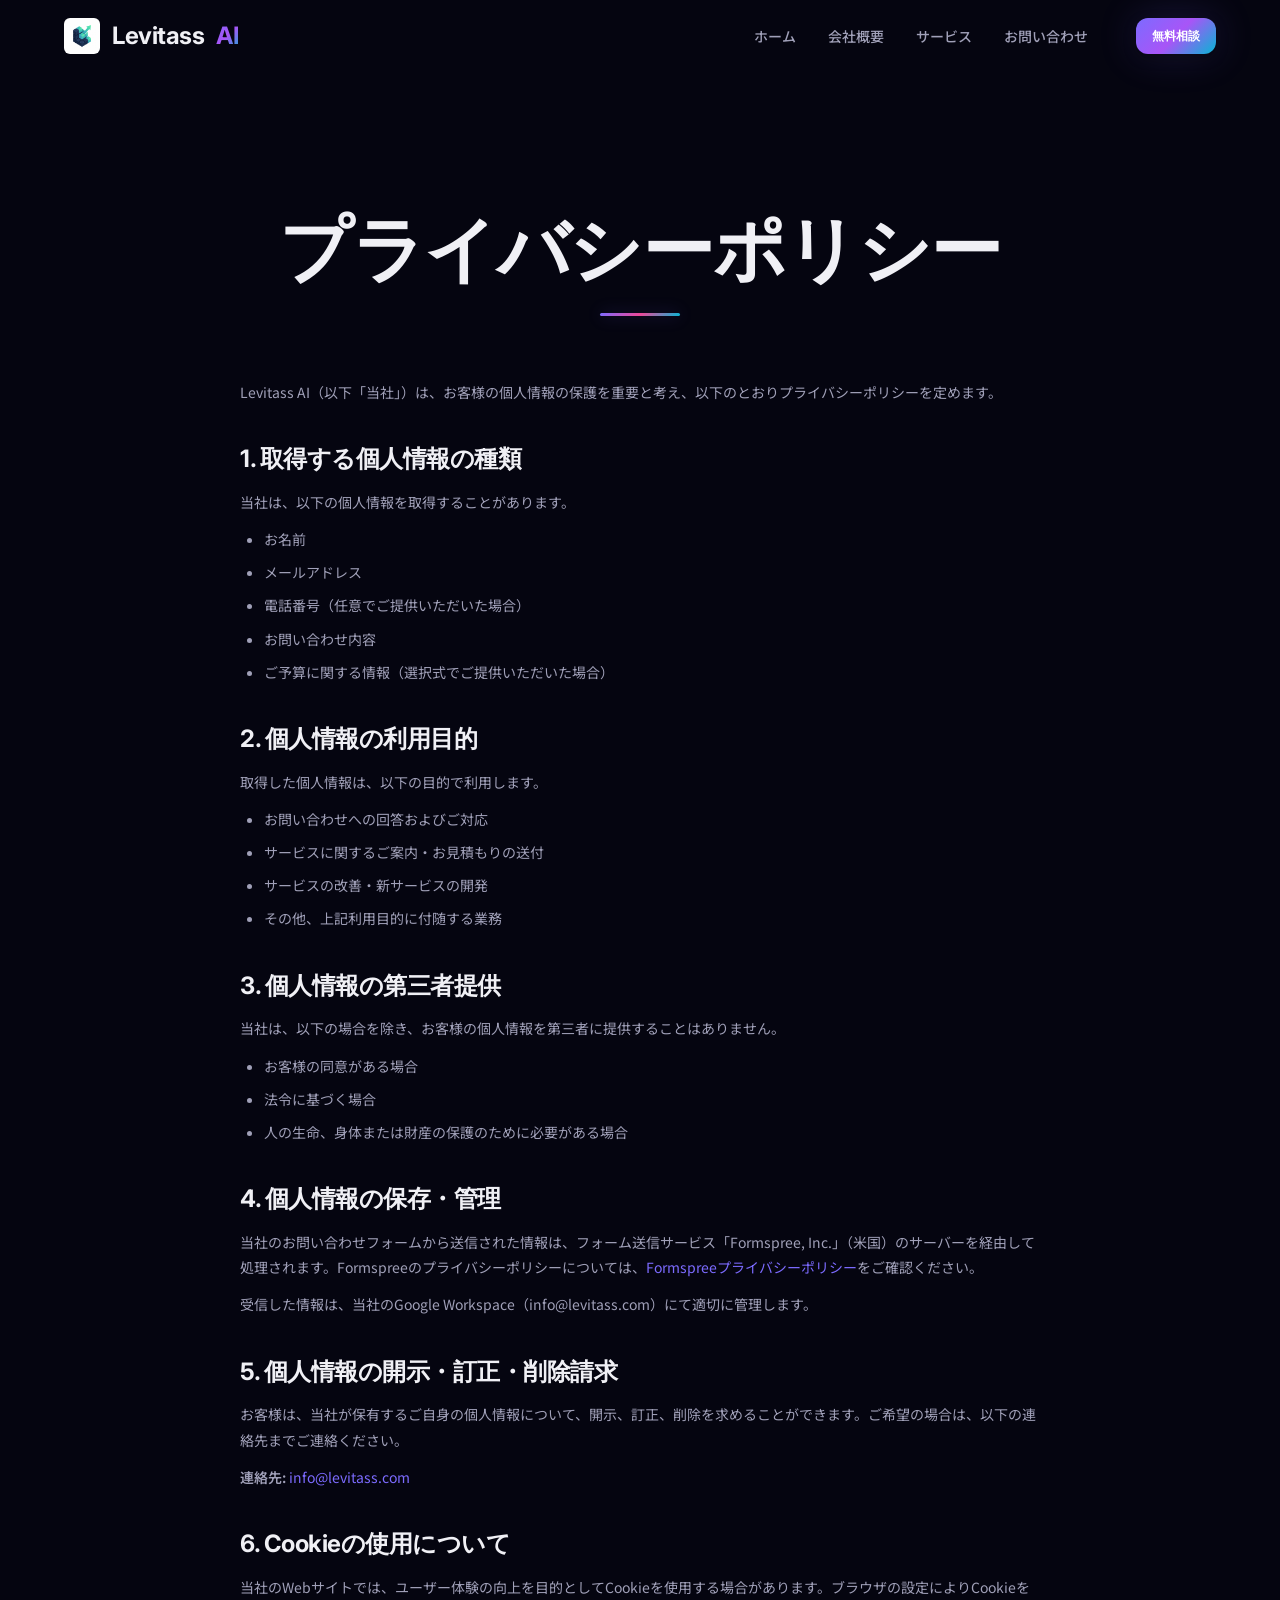
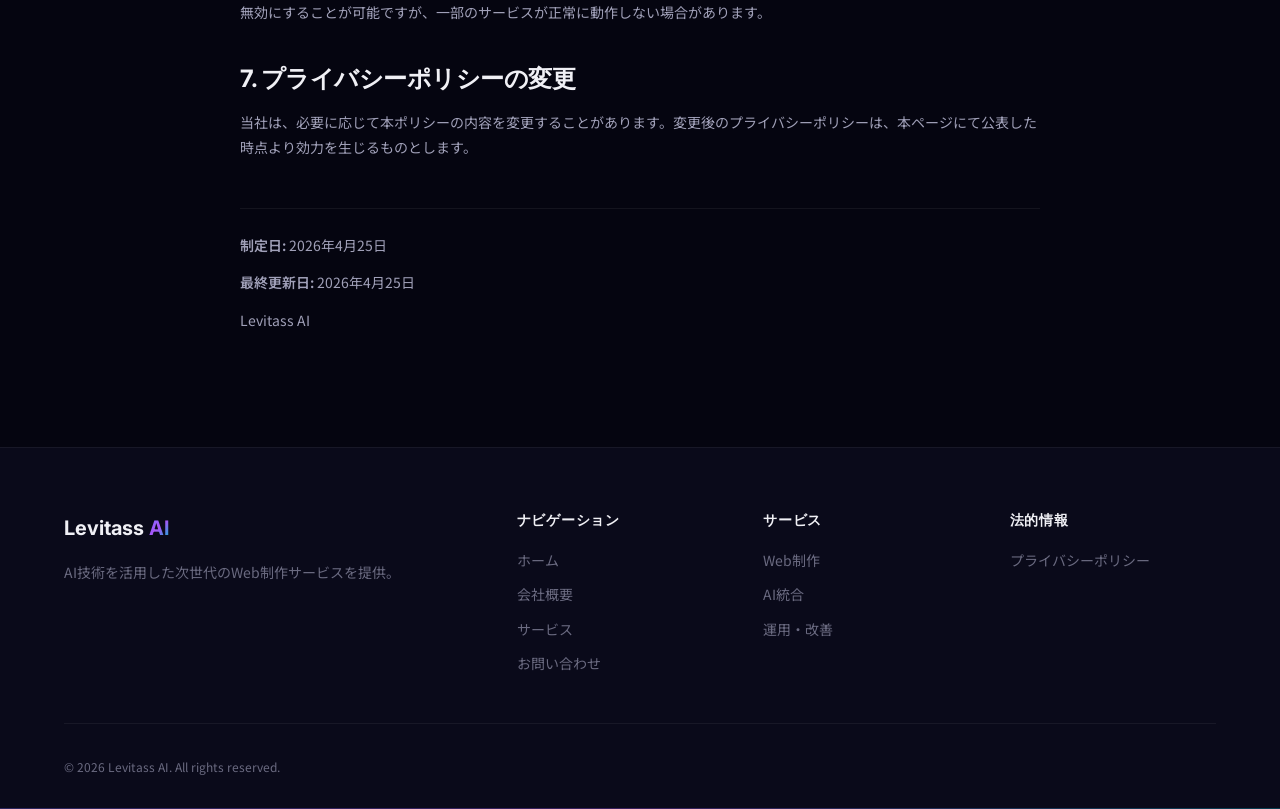
<file: privacy.html>
<!DOCTYPE html>
<html lang="ja">
<head>
  <meta charset="UTF-8">
  <meta name="viewport" content="width=device-width, initial-scale=1.0">
  <title>プライバシーポリシー — Levitass AI</title>
  <meta name="description" content="Levitass AIのプライバシーポリシー。個人情報の取り扱いについてご確認いただけます。">
  <meta property="og:title" content="プライバシーポリシー — Levitass AI">
  <meta property="og:description" content="Levitass AIの個人情報の取扱いについて。">
  <meta property="og:type" content="website">
  <meta property="og:url" content="https://levitass.com/privacy.html">
  <meta property="og:locale" content="ja_JP">
  <meta name="twitter:card" content="summary">
  <link rel="icon" type="image/png" href="images/logo.png">
  <link rel="preconnect" href="https://fonts.googleapis.com">
  <link rel="preconnect" href="https://fonts.gstatic.com" crossorigin>
  <link href="https://fonts.googleapis.com/css2?family=Inter:wght@400;500;600;700&family=Noto+Sans+JP:wght@400;500;600;700&display=swap" rel="stylesheet">
  <link rel="stylesheet" href="css/variables.css">
  <link rel="stylesheet" href="css/base.css">
  <link rel="stylesheet" href="css/layout.css">
  <link rel="stylesheet" href="css/components.css">
  <style>
    .privacy-content { max-width: 800px; margin: 0 auto; }
    .privacy-content h2 { font-size: var(--font-size-xl); margin-top: var(--space-10); margin-bottom: var(--space-4); }
    .privacy-content h3 { font-size: var(--font-size-lg); margin-top: var(--space-8); margin-bottom: var(--space-3); }
    .privacy-content p, .privacy-content li { font-size: var(--font-size-sm); color: var(--color-text-secondary); line-height: var(--line-height-relaxed); margin-bottom: var(--space-3); }
    .privacy-content ul { padding-left: var(--space-6); }
    .privacy-content ul li { list-style: disc; margin-bottom: var(--space-2); }
    .privacy-content .effective-date { font-size: var(--font-size-sm); color: var(--color-text-muted); margin-top: var(--space-12); padding-top: var(--space-6); border-top: 1px solid var(--color-border); }
  </style>
</head>
<body>

  <!-- Navigation -->
  <nav class="nav" id="nav" role="navigation" aria-label="メインナビゲーション">
    <div class="container nav__inner">
      <a href="index.html" class="nav__logo" aria-label="Levitass AI ホーム">
        <img class="nav__logo-icon" src="images/logo.png" alt="Levitass AI" width="36" height="36">
        Levitass <span>AI</span>
      </a>
      <div class="nav__links" id="navLinks">
        <a href="index.html" class="nav__link">ホーム</a>
        <a href="about.html" class="nav__link">会社概要</a>
        <a href="services.html" class="nav__link">サービス</a>
        <a href="contact.html" class="nav__link">お問い合わせ</a>
        <a href="contact.html" class="btn btn--primary btn--sm nav__cta">無料相談</a>
      </div>
      <button class="nav__toggle" id="navToggle" aria-label="メニューを開く" aria-expanded="false">
        <span class="nav__toggle-bar"></span><span class="nav__toggle-bar"></span><span class="nav__toggle-bar"></span>
      </button>
    </div>
  </nav>
  <div class="nav-overlay" id="navOverlay"></div>

  <main class="page-content">
    <section class="section" style="padding-top: calc(var(--section-padding) + var(--space-8));">
      <div class="container">
        <div class="section__header fade-in">
          <h1 class="section__title">プライバシーポリシー</h1>
          <div class="divider"></div>
        </div>

        <div class="privacy-content fade-in">
          <p>Levitass AI（以下「当社」）は、お客様の個人情報の保護を重要と考え、以下のとおりプライバシーポリシーを定めます。</p>

          <h2>1. 取得する個人情報の種類</h2>
          <p>当社は、以下の個人情報を取得することがあります。</p>
          <ul>
            <li>お名前</li>
            <li>メールアドレス</li>
            <li>電話番号（任意でご提供いただいた場合）</li>
            <li>お問い合わせ内容</li>
            <li>ご予算に関する情報（選択式でご提供いただいた場合）</li>
          </ul>

          <h2>2. 個人情報の利用目的</h2>
          <p>取得した個人情報は、以下の目的で利用します。</p>
          <ul>
            <li>お問い合わせへの回答およびご対応</li>
            <li>サービスに関するご案内・お見積もりの送付</li>
            <li>サービスの改善・新サービスの開発</li>
            <li>その他、上記利用目的に付随する業務</li>
          </ul>

          <h2>3. 個人情報の第三者提供</h2>
          <p>当社は、以下の場合を除き、お客様の個人情報を第三者に提供することはありません。</p>
          <ul>
            <li>お客様の同意がある場合</li>
            <li>法令に基づく場合</li>
            <li>人の生命、身体または財産の保護のために必要がある場合</li>
          </ul>

          <h2>4. 個人情報の保存・管理</h2>
          <p>当社のお問い合わせフォームから送信された情報は、フォーム送信サービス「Formspree, Inc.」（米国）のサーバーを経由して処理されます。Formspreeのプライバシーポリシーについては、<a href="https://formspree.io/legal/privacy-policy" target="_blank" rel="noopener noreferrer">Formspreeプライバシーポリシー</a>をご確認ください。</p>
          <p>受信した情報は、当社のGoogle Workspace（info@levitass.com）にて適切に管理します。</p>

          <h2>5. 個人情報の開示・訂正・削除請求</h2>
          <p>お客様は、当社が保有するご自身の個人情報について、開示、訂正、削除を求めることができます。ご希望の場合は、以下の連絡先までご連絡ください。</p>
          <p><strong>連絡先:</strong> <a href="mailto:info@levitass.com">info@levitass.com</a></p>

          <h2>6. Cookieの使用について</h2>
          <p>当社のWebサイトでは、ユーザー体験の向上を目的としてCookieを使用する場合があります。ブラウザの設定によりCookieを無効にすることが可能ですが、一部のサービスが正常に動作しない場合があります。</p>

          <h2>7. プライバシーポリシーの変更</h2>
          <p>当社は、必要に応じて本ポリシーの内容を変更することがあります。変更後のプライバシーポリシーは、本ページにて公表した時点より効力を生じるものとします。</p>

          <div class="effective-date">
            <p><strong>制定日:</strong> 2026年4月25日</p>
            <p><strong>最終更新日:</strong> 2026年4月25日</p>
            <p>Levitass AI</p>
          </div>
        </div>
      </div>
    </section>
  </main>

  <!-- Footer -->
  <footer class="footer" role="contentinfo">
    <div class="container">
      <div class="footer__grid">
        <div class="footer__brand">
          <a href="index.html" class="footer__logo">Levitass <span>AI</span></a>
          <p class="footer__desc">AI技術を活用した次世代のWeb制作サービスを提供。</p>
        </div>
        <div>
          <h4 class="footer__heading">ナビゲーション</h4>
          <div class="footer__links">
            <a href="index.html" class="footer__link">ホーム</a>
            <a href="about.html" class="footer__link">会社概要</a>
            <a href="services.html" class="footer__link">サービス</a>
            <a href="contact.html" class="footer__link">お問い合わせ</a>
          </div>
        </div>
        <div>
          <h4 class="footer__heading">サービス</h4>
          <div class="footer__links">
            <a href="services.html" class="footer__link">Web制作</a>
            <a href="services.html" class="footer__link">AI統合</a>
            <a href="services.html" class="footer__link">運用・改善</a>
          </div>
        </div>
        <div>
          <h4 class="footer__heading">法的情報</h4>
          <div class="footer__links">
            <a href="privacy.html" class="footer__link">プライバシーポリシー</a>
          </div>
        </div>
      </div>
      <div class="footer__bottom">
        <p class="footer__copy">&copy; 2026 Levitass AI. All rights reserved.</p>
      </div>
    </div>
  </footer>
  <script src="js/main.js"></script>
  <script src="js/animations.js"></script>
</body>
</html>
</file>
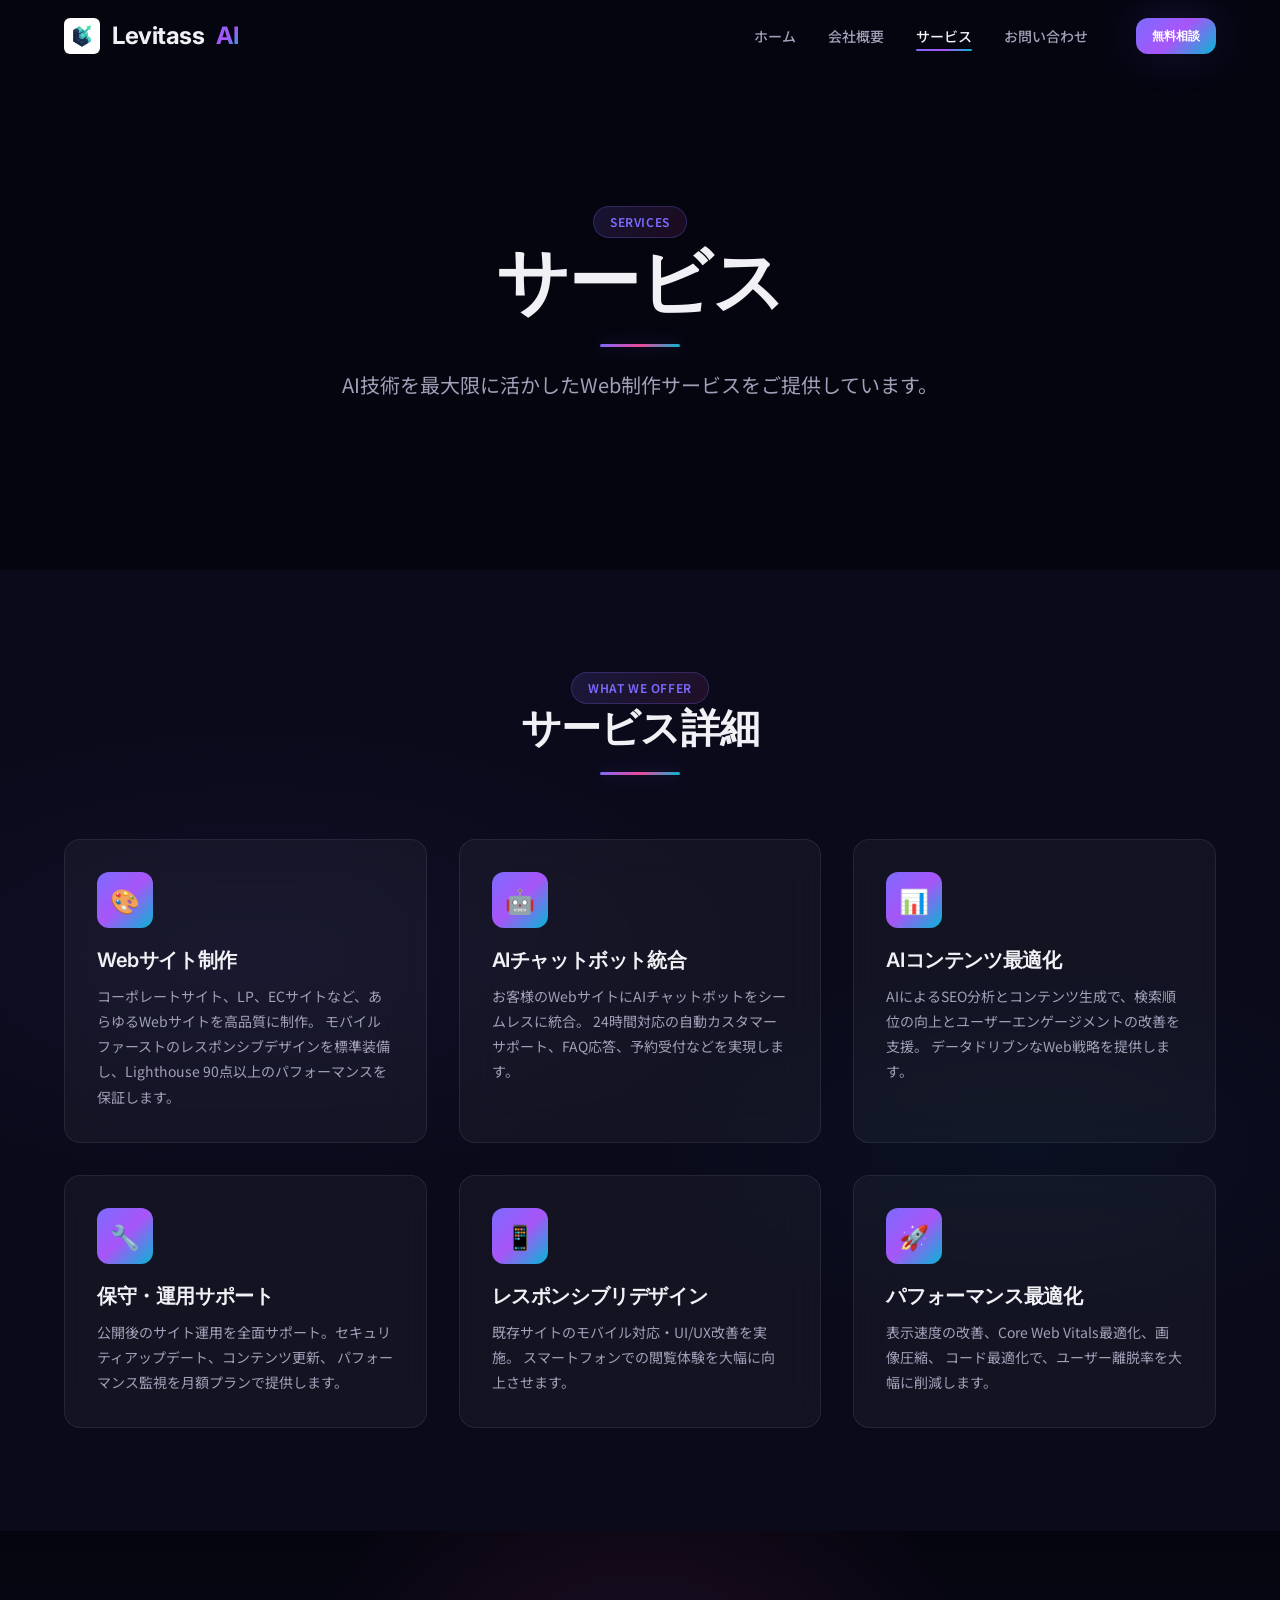
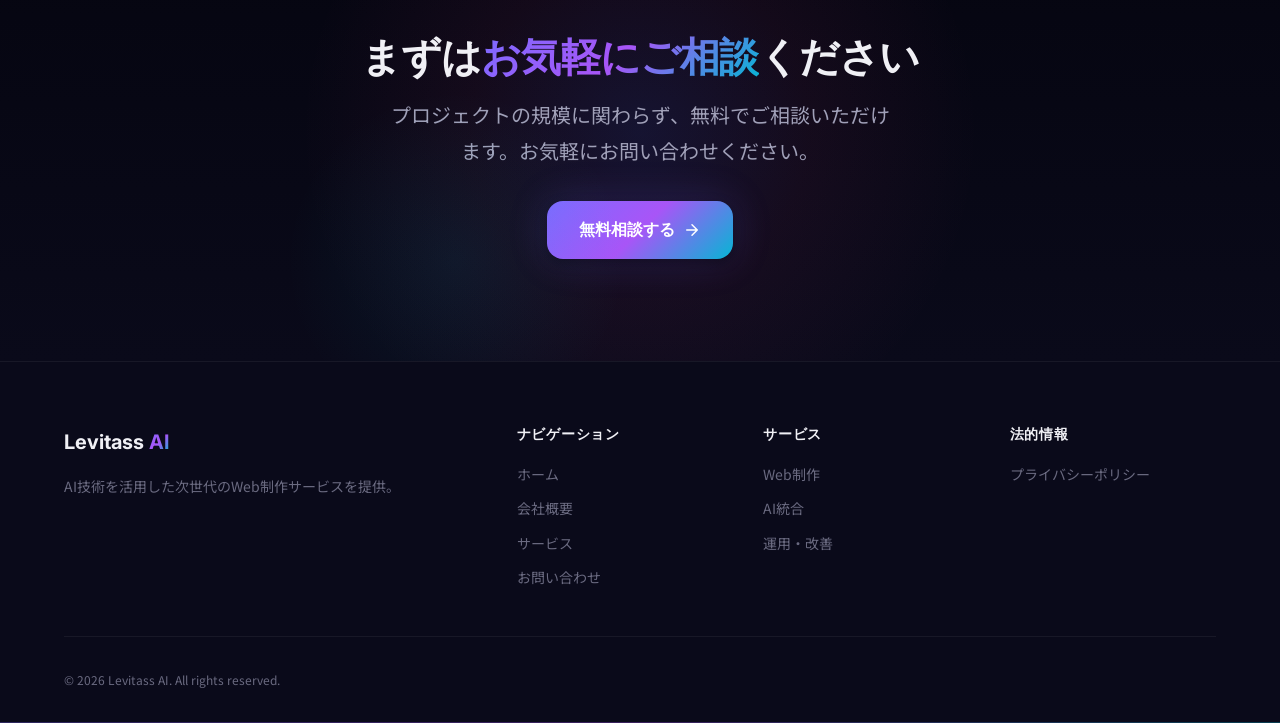
<file: services.html>
<!DOCTYPE html>
<html lang="ja">
<head>
  <meta charset="UTF-8">
  <meta name="viewport" content="width=device-width, initial-scale=1.0">
  <title>サービス — Levitass AI</title>
  <meta name="description" content="Levitass AIのWeb制作サービス。AI技術を活用した高品質なWebサイト制作、チャットボット統合、コンテンツ最適化をご提供します。">
  <meta property="og:title" content="サービス — Levitass AI">
  <meta property="og:description" content="AI活用Web制作サービス。高品質なWebサイトをAIの力で。">
  <meta property="og:type" content="website">
  <meta property="og:url" content="https://levitass.com/services.html">
  <meta property="og:image" content="https://levitass.com/images/og-image.webp">
  <meta property="og:locale" content="ja_JP">
  <meta name="twitter:card" content="summary_large_image">
  <link rel="icon" type="image/png" href="images/logo.png">
  <link rel="preconnect" href="https://fonts.googleapis.com">
  <link rel="preconnect" href="https://fonts.gstatic.com" crossorigin>
  <link href="https://fonts.googleapis.com/css2?family=Inter:wght@400;500;600;700&family=Noto+Sans+JP:wght@400;500;600;700&display=swap" rel="stylesheet">
  <link rel="stylesheet" href="css/variables.css">
  <link rel="stylesheet" href="css/base.css">
  <link rel="stylesheet" href="css/layout.css">
  <link rel="stylesheet" href="css/components.css">

  <script type="application/ld+json">
  {
    "@context": "https://schema.org",
    "@type": "Service",
    "name": "Levitass AI Web制作サービス",
    "provider": {
      "@type": "Organization",
      "name": "Levitass AI",
      "url": "https://levitass.com"
    },
    "description": "AI技術を活用した高品質なWeb制作サービス",
    "areaServed": "JP"
  }
  </script>
</head>
<body>

  <!-- Navigation -->
  <nav class="nav" id="nav" role="navigation" aria-label="メインナビゲーション">
    <div class="container nav__inner">
      <a href="index.html" class="nav__logo" aria-label="Levitass AI ホーム">
        <img class="nav__logo-icon" src="images/logo.png" alt="Levitass AI" width="36" height="36">
        Levitass <span>AI</span>
      </a>
      <div class="nav__links" id="navLinks">
        <a href="index.html" class="nav__link">ホーム</a>
        <a href="about.html" class="nav__link">会社概要</a>
        <a href="services.html" class="nav__link nav__link--active">サービス</a>
        <a href="contact.html" class="nav__link">お問い合わせ</a>
        <a href="contact.html" class="btn btn--primary btn--sm nav__cta">無料相談</a>
      </div>
      <button class="nav__toggle" id="navToggle" aria-label="メニューを開く" aria-expanded="false">
        <span class="nav__toggle-bar"></span><span class="nav__toggle-bar"></span><span class="nav__toggle-bar"></span>
      </button>
    </div>
  </nav>
  <div class="nav-overlay" id="navOverlay"></div>

  <main class="page-content">
    <!-- Page Header -->
    <section class="section" id="services-hero" style="padding-top: calc(var(--section-padding) + var(--space-8));">
      <div class="container">
        <div class="section__header fade-in">
          <p class="badge">Services</p>
          <h1 class="section__title">サービス</h1>
          <div class="divider"></div>
          <p class="section__subtitle">AI技術を最大限に活かしたWeb制作サービスをご提供しています。</p>
        </div>
      </div>
    </section>

    <!-- Service Details -->
    <section class="section section--alt" id="service-details">
      <div class="container">
        <div class="section__header fade-in">
          <p class="badge">What We Offer</p>
          <h2 class="section__title">サービス詳細</h2>
          <div class="divider"></div>
        </div>
        <div class="grid grid--3">
          <div class="card card--glass fade-in">
            <div class="card__icon">🎨</div>
            <h3 class="card__title">Webサイト制作</h3>
            <p class="card__text">
              コーポレートサイト、LP、ECサイトなど、あらゆるWebサイトを高品質に制作。
              モバイルファーストのレスポンシブデザインを標準装備し、Lighthouse 90点以上のパフォーマンスを保証します。
            </p>
          </div>
          <div class="card card--glass fade-in">
            <div class="card__icon">🤖</div>
            <h3 class="card__title">AIチャットボット統合</h3>
            <p class="card__text">
              お客様のWebサイトにAIチャットボットをシームレスに統合。
              24時間対応の自動カスタマーサポート、FAQ応答、予約受付などを実現します。
            </p>
          </div>
          <div class="card card--glass fade-in">
            <div class="card__icon">📊</div>
            <h3 class="card__title">AIコンテンツ最適化</h3>
            <p class="card__text">
              AIによるSEO分析とコンテンツ生成で、検索順位の向上とユーザーエンゲージメントの改善を支援。
              データドリブンなWeb戦略を提供します。
            </p>
          </div>
          <div class="card card--glass fade-in">
            <div class="card__icon">🔧</div>
            <h3 class="card__title">保守・運用サポート</h3>
            <p class="card__text">
              公開後のサイト運用を全面サポート。セキュリティアップデート、コンテンツ更新、
              パフォーマンス監視を月額プランで提供します。
            </p>
          </div>
          <div class="card card--glass fade-in">
            <div class="card__icon">📱</div>
            <h3 class="card__title">レスポンシブリデザイン</h3>
            <p class="card__text">
              既存サイトのモバイル対応・UI/UX改善を実施。
              スマートフォンでの閲覧体験を大幅に向上させます。
            </p>
          </div>
          <div class="card card--glass fade-in">
            <div class="card__icon">🚀</div>
            <h3 class="card__title">パフォーマンス最適化</h3>
            <p class="card__text">
              表示速度の改善、Core Web Vitals最適化、画像圧縮、
              コード最適化で、ユーザー離脱率を大幅に削減します。
            </p>
          </div>
        </div>
      </div>
    </section>

    <!-- CTA -->
    <section class="section section--alt cta-section" id="cta">
      <div class="container">
        <div class="fade-in">
          <h2 class="cta-section__title">まずは<span class="text-gradient">お気軽にご相談</span>ください</h2>
          <p class="cta-section__desc">プロジェクトの規模に関わらず、無料でご相談いただけます。お気軽にお問い合わせください。</p>
          <a href="contact.html" class="btn btn--primary btn--lg">
            無料相談する
            <svg class="btn__icon" viewBox="0 0 24 24" fill="none" stroke="currentColor" stroke-width="2" stroke-linecap="round" stroke-linejoin="round"><path d="M5 12h14M12 5l7 7-7 7"/></svg>
          </a>
        </div>
      </div>
    </section>
  </main>

  <!-- Footer -->
  <footer class="footer" role="contentinfo">
    <div class="container">
      <div class="footer__grid">
        <div class="footer__brand">
          <a href="index.html" class="footer__logo">Levitass <span>AI</span></a>
          <p class="footer__desc">AI技術を活用した次世代のWeb制作サービスを提供。</p>
        </div>
        <div>
          <h4 class="footer__heading">ナビゲーション</h4>
          <div class="footer__links">
            <a href="index.html" class="footer__link">ホーム</a>
            <a href="about.html" class="footer__link">会社概要</a>
            <a href="services.html" class="footer__link">サービス</a>
            <a href="contact.html" class="footer__link">お問い合わせ</a>
          </div>
        </div>
        <div>
          <h4 class="footer__heading">サービス</h4>
          <div class="footer__links">
            <a href="services.html" class="footer__link">Web制作</a>
            <a href="services.html" class="footer__link">AI統合</a>
            <a href="services.html" class="footer__link">運用・改善</a>
          </div>
        </div>
        <div>
          <h4 class="footer__heading">法的情報</h4>
          <div class="footer__links">
            <a href="privacy.html" class="footer__link">プライバシーポリシー</a>
          </div>
        </div>
      </div>
      <div class="footer__bottom">
        <p class="footer__copy">&copy; 2026 Levitass AI. All rights reserved.</p>
      </div>
    </div>
  </footer>
  <script src="js/main.js"></script>
  <script src="js/animations.js"></script>
</body>
</html>
</file>
<file: css/variables.css>
/* ============================================================
   Levitass AI — Design Tokens (Enhanced)
   ============================================================ */

:root {
  /* ── Brand Colors ── */
  --color-bg-primary:    #050510;
  --color-bg-secondary:  #0a0a1a;
  --color-bg-tertiary:   #12122a;
  --color-bg-card:       rgba(255, 255, 255, 0.03);
  --color-bg-glass:      rgba(255, 255, 255, 0.05);

  --color-text-primary:   #f0f0f5;
  --color-text-secondary: #a0a0b8;
  --color-text-muted:     #6a6a80;
  --color-text-inverse:   #0a0a0f;

  /* Enhanced accent colors - more vivid */
  --color-accent-start:   #7c6bff;
  --color-accent-mid:     #a855f7;
  --color-accent-end:     #06b6d4;
  --color-accent-pink:    #ec4899;
  --color-accent-gradient: linear-gradient(135deg, var(--color-accent-start), var(--color-accent-mid), var(--color-accent-end));
  --color-accent-gradient-hover: linear-gradient(135deg, #8d7eff, #b76bff, #22d3ee);
  --color-accent-gradient-vivid: linear-gradient(135deg, #7c6bff, #ec4899, #06b6d4);

  --color-success:  #00d68f;
  --color-warning:  #ffaa00;
  --color-error:    #ff4060;

  --color-border:        rgba(255, 255, 255, 0.06);
  --color-border-hover:  rgba(255, 255, 255, 0.12);
  --color-border-accent: rgba(124, 107, 255, 0.3);

  /* ── Typography ── */
  --font-family-en: 'Inter', system-ui, -apple-system, sans-serif;
  --font-family-ja: 'Noto Sans JP', 'Hiragino Sans', 'Yu Gothic', sans-serif;
  --font-family-base: var(--font-family-ja);

  --font-size-xs:   0.75rem;   /* 12px */
  --font-size-sm:   0.875rem;  /* 14px */
  --font-size-base: 1rem;      /* 16px */
  --font-size-md:   1.125rem;  /* 18px */
  --font-size-lg:   1.25rem;   /* 20px */
  --font-size-xl:   1.5rem;    /* 24px */
  --font-size-2xl:  2rem;      /* 32px */
  --font-size-3xl:  2.5rem;    /* 40px */
  --font-size-4xl:  3rem;      /* 48px */
  --font-size-hero: clamp(2.5rem, 5vw + 1rem, 4.5rem);

  --font-weight-regular: 400;
  --font-weight-medium:  500;
  --font-weight-semibold: 600;
  --font-weight-bold:    700;

  --line-height-tight:  1.2;
  --line-height-normal: 1.6;
  --line-height-relaxed: 1.8;

  --letter-spacing-tight: -0.02em;
  --letter-spacing-normal: 0;
  --letter-spacing-wide: 0.05em;

  /* ── Spacing ── */
  --space-1:  0.25rem;
  --space-2:  0.5rem;
  --space-3:  0.75rem;
  --space-4:  1rem;
  --space-5:  1.25rem;
  --space-6:  1.5rem;
  --space-8:  2rem;
  --space-10: 2.5rem;
  --space-12: 3rem;
  --space-16: 4rem;
  --space-20: 5rem;
  --space-24: 6rem;

  --section-padding: clamp(4rem, 8vw, 7rem);

  /* ── Borders & Radius ── */
  --radius-sm:   0.375rem;
  --radius-md:   0.5rem;
  --radius-lg:   0.75rem;
  --radius-xl:   1rem;
  --radius-2xl:  1.5rem;
  --radius-full: 9999px;

  /* ── Shadows (Enhanced with color) ── */
  --shadow-sm:  0 1px 2px rgba(0, 0, 0, 0.3);
  --shadow-md:  0 4px 12px rgba(0, 0, 0, 0.4);
  --shadow-lg:  0 8px 32px rgba(0, 0, 0, 0.5);
  --shadow-xl:  0 16px 48px rgba(0, 0, 0, 0.6);
  --shadow-glow: 0 0 40px rgba(124, 107, 255, 0.2);
  --shadow-glow-pink: 0 0 40px rgba(236, 72, 153, 0.15);
  --shadow-glow-cyan: 0 0 40px rgba(6, 182, 212, 0.15);

  /* ── Glass Effect ── */
  --glass-blur: 20px;
  --glass-bg: rgba(255, 255, 255, 0.04);
  --glass-border: rgba(255, 255, 255, 0.08);

  /* ── Transitions ── */
  --transition-fast:   150ms ease;
  --transition-base:   250ms ease;
  --transition-slow:   400ms ease;
  --transition-spring: 400ms cubic-bezier(0.34, 1.56, 0.64, 1);

  /* ── Z-index Scale ── */
  --z-below:     -1;
  --z-base:      0;
  --z-above:     1;
  --z-sticky:    100;
  --z-nav:       200;
  --z-modal:     300;
  --z-overlay:   400;
  --z-toast:     500;

  /* ── Layout ── */
  --container-max:  1200px;
  --container-sm:   720px;
  --nav-height:     72px;
}

/* ── Reduced Motion ── */
@media (prefers-reduced-motion: reduce) {
  :root {
    --transition-fast:   0ms;
    --transition-base:   0ms;
    --transition-slow:   0ms;
    --transition-spring: 0ms;
  }
}
</file>
<file: css/base.css>
/* ============================================================
   Levitass AI — Base / Reset / Typography
   ============================================================ */

/* ── Reset ── */
*,
*::before,
*::after {
  margin: 0;
  padding: 0;
  box-sizing: border-box;
}

html {
  font-size: 16px;
  scroll-behavior: smooth;
  -webkit-text-size-adjust: 100%;
  text-size-adjust: 100%;
}

@media (prefers-reduced-motion: reduce) {
  html {
    scroll-behavior: auto;
  }
}

body {
  font-family: var(--font-family-base);
  font-size: var(--font-size-base);
  font-weight: var(--font-weight-regular);
  line-height: var(--line-height-normal);
  color: var(--color-text-primary);
  background-color: var(--color-bg-primary);
  -webkit-font-smoothing: antialiased;
  -moz-osx-font-smoothing: grayscale;
  overflow-x: hidden;
  min-height: 100vh;
}

/* ── Typography ── */
h1, h2, h3, h4, h5, h6 {
  font-family: var(--font-family-en);
  font-weight: var(--font-weight-bold);
  line-height: var(--line-height-tight);
  letter-spacing: var(--letter-spacing-tight);
  color: var(--color-text-primary);
}

h1 { font-size: var(--font-size-hero); }
h2 { font-size: var(--font-size-3xl); }
h3 { font-size: var(--font-size-2xl); }
h4 { font-size: var(--font-size-xl); }
h5 { font-size: var(--font-size-lg); }
h6 { font-size: var(--font-size-md); }

p {
  line-height: var(--line-height-relaxed);
  color: var(--color-text-secondary);
}

a {
  color: var(--color-accent-start);
  text-decoration: none;
  transition: color var(--transition-fast);
}

a:hover {
  color: var(--color-accent-end);
}

a:focus-visible {
  outline: 2px solid var(--color-accent-start);
  outline-offset: 2px;
  border-radius: var(--radius-sm);
}

strong, b {
  font-weight: var(--font-weight-semibold);
}

small {
  font-size: var(--font-size-sm);
  color: var(--color-text-muted);
}

/* ── Lists ── */
ul, ol {
  list-style: none;
}

/* ── Images ── */
img, video, svg {
  display: block;
  max-width: 100%;
  height: auto;
}

/* ── Forms ── */
button, input, select, textarea {
  font: inherit;
  color: inherit;
  border: none;
  background: none;
}

button {
  cursor: pointer;
}

/* ── Selection ── */
::selection {
  background-color: rgba(108, 99, 255, 0.3);
  color: var(--color-text-primary);
}

/* ── Scrollbar ── */
::-webkit-scrollbar {
  width: 8px;
}

::-webkit-scrollbar-track {
  background: var(--color-bg-secondary);
}

::-webkit-scrollbar-thumb {
  background: var(--color-text-muted);
  border-radius: var(--radius-full);
}

::-webkit-scrollbar-thumb:hover {
  background: var(--color-text-secondary);
}

/* ── Utility Classes ── */
.text-gradient {
  background: var(--color-accent-gradient);
  -webkit-background-clip: text;
  -webkit-text-fill-color: transparent;
  background-clip: text;
}

.text-gradient--animated {
  background: linear-gradient(270deg, #6c63ff, #00c2ff, #6c63ff, #00c2ff);
  background-size: 300% 100%;
  -webkit-background-clip: text;
  -webkit-text-fill-color: transparent;
  background-clip: text;
  animation: gradient-shift 6s ease infinite;
}

@keyframes gradient-shift {
  0% { background-position: 0% 50%; }
  50% { background-position: 100% 50%; }
  100% { background-position: 0% 50%; }
}

.sr-only {
  position: absolute;
  width: 1px;
  height: 1px;
  padding: 0;
  margin: -1px;
  overflow: hidden;
  clip: rect(0, 0, 0, 0);
  white-space: nowrap;
  border: 0;
}

.sp-only { display: none; }
@media (max-width: 768px) {
  .sp-only { display: inline; }
}
</file>
<file: css/layout.css>
/* ============================================================
   Levitass AI — Layout (Navigation, Footer, Grid)
   ============================================================ */

/* ── Container ── */
.container {
  width: 100%;
  max-width: var(--container-max);
  margin: 0 auto;
  padding: 0 var(--space-6);
}

.container--sm {
  max-width: var(--container-sm);
}

/* ── Section ── */
.section {
  padding: var(--section-padding) 0;
  position: relative;
  overflow: hidden;
}

.section--alt {
  background-color: var(--color-bg-secondary);
}

/* Mesh gradient backgrounds for sections */
.section--alt::before {
  content: '';
  position: absolute;
  top: 0;
  left: 0;
  right: 0;
  bottom: 0;
  background:
    radial-gradient(ellipse 80% 50% at 20% 40%, rgba(124, 107, 255, 0.06) 0%, transparent 50%),
    radial-gradient(ellipse 60% 40% at 80% 60%, rgba(6, 182, 212, 0.04) 0%, transparent 50%);
  pointer-events: none;
}

.section__header {
  text-align: center;
  margin-bottom: var(--space-16);
}

.section__title {
  margin-bottom: var(--space-4);
}

.section__subtitle {
  font-size: var(--font-size-lg);
  color: var(--color-text-secondary);
  max-width: 600px;
  margin: 0 auto;
}

/* ── Navigation ── */
.nav {
  position: fixed;
  top: 0;
  left: 0;
  right: 0;
  height: var(--nav-height);
  z-index: var(--z-nav);
  transition: background-color var(--transition-base), box-shadow var(--transition-base);
}

.nav--scrolled {
  background-color: rgba(5, 5, 16, 0.9);
  backdrop-filter: blur(var(--glass-blur));
  -webkit-backdrop-filter: blur(var(--glass-blur));
  box-shadow: 0 1px 0 var(--color-border), var(--shadow-glow);
}

.nav__inner {
  display: flex;
  align-items: center;
  justify-content: space-between;
  height: 100%;
}

.nav__logo {
  display: flex;
  align-items: center;
  gap: var(--space-3);
  font-family: var(--font-family-en);
  font-size: var(--font-size-xl);
  font-weight: var(--font-weight-bold);
  color: var(--color-text-primary);
  text-decoration: none;
  letter-spacing: var(--letter-spacing-tight);
}

.nav__logo-icon {
  width: 36px;
  height: 36px;
  object-fit: contain;
  border-radius: var(--radius-sm);
}

.nav__logo span {
  background: var(--color-accent-gradient);
  -webkit-background-clip: text;
  -webkit-text-fill-color: transparent;
  background-clip: text;
}

.nav__links {
  display: flex;
  align-items: center;
  gap: var(--space-8);
}

.nav__link {
  font-size: var(--font-size-sm);
  font-weight: var(--font-weight-medium);
  color: var(--color-text-secondary);
  text-decoration: none;
  transition: color var(--transition-fast);
  position: relative;
}

.nav__link::after {
  content: '';
  position: absolute;
  bottom: -4px;
  left: 0;
  width: 0;
  height: 2px;
  background: var(--color-accent-gradient);
  transition: width var(--transition-base);
  border-radius: var(--radius-full);
}

.nav__link:hover,
.nav__link--active {
  color: var(--color-text-primary);
}

.nav__link:hover::after,
.nav__link--active::after {
  width: 100%;
}

.nav__cta {
  margin-left: var(--space-4);
}

/* Mobile Menu Toggle */
.nav__toggle {
  display: none;
  flex-direction: column;
  justify-content: center;
  gap: 5px;
  width: 28px;
  height: 28px;
  background: none;
  border: none;
  cursor: pointer;
  padding: 0;
  z-index: calc(var(--z-nav) + 1);
}

.nav__toggle-bar {
  display: block;
  width: 100%;
  height: 2px;
  background-color: var(--color-text-primary);
  border-radius: var(--radius-full);
  transition: transform var(--transition-base), opacity var(--transition-fast);
}

.nav__toggle--open .nav__toggle-bar:nth-child(1) {
  transform: translateY(7px) rotate(45deg);
}

.nav__toggle--open .nav__toggle-bar:nth-child(2) {
  opacity: 0;
}

.nav__toggle--open .nav__toggle-bar:nth-child(3) {
  transform: translateY(-7px) rotate(-45deg);
}

/* ── Footer ── */
.footer {
  background-color: var(--color-bg-secondary);
  border-top: 1px solid var(--color-border);
  padding: var(--space-16) 0 var(--space-8);
  position: relative;
}

.footer::before {
  content: '';
  position: absolute;
  bottom: 0;
  left: 0;
  right: 0;
  height: 1px;
  background: var(--color-accent-gradient);
  opacity: 0.3;
}

.footer__grid {
  display: grid;
  grid-template-columns: 2fr 1fr 1fr 1fr;
  gap: var(--space-10);
  margin-bottom: var(--space-12);
}

.footer__brand {
  display: flex;
  flex-direction: column;
  gap: var(--space-4);
}

.footer__logo {
  font-family: var(--font-family-en);
  font-size: var(--font-size-lg);
  font-weight: var(--font-weight-bold);
  color: var(--color-text-primary);
  text-decoration: none;
}

.footer__logo span {
  background: var(--color-accent-gradient);
  -webkit-background-clip: text;
  -webkit-text-fill-color: transparent;
  background-clip: text;
}

.footer__desc {
  font-size: var(--font-size-sm);
  color: var(--color-text-muted);
  line-height: var(--line-height-relaxed);
}

.footer__heading {
  font-size: var(--font-size-sm);
  font-weight: var(--font-weight-semibold);
  color: var(--color-text-primary);
  text-transform: uppercase;
  letter-spacing: var(--letter-spacing-wide);
  margin-bottom: var(--space-5);
}

.footer__links {
  display: flex;
  flex-direction: column;
  gap: var(--space-3);
}

.footer__link {
  font-size: var(--font-size-sm);
  color: var(--color-text-muted);
  text-decoration: none;
  transition: color var(--transition-fast);
}

.footer__link:hover {
  color: var(--color-text-primary);
}

.footer__bottom {
  display: flex;
  justify-content: space-between;
  align-items: center;
  padding-top: var(--space-8);
  border-top: 1px solid var(--color-border);
}

.footer__copy {
  font-size: var(--font-size-xs);
  color: var(--color-text-muted);
}

.footer__socials {
  display: flex;
  gap: var(--space-4);
}

.footer__social {
  width: 36px;
  height: 36px;
  display: flex;
  align-items: center;
  justify-content: center;
  border-radius: var(--radius-full);
  background: var(--glass-bg);
  border: 1px solid var(--glass-border);
  color: var(--color-text-muted);
  transition: all var(--transition-base);
}

.footer__social:hover {
  background: var(--color-accent-gradient);
  color: white;
  border-color: transparent;
  transform: translateY(-2px);
}

/* ── Grid Utilities ── */
.grid {
  display: grid;
  gap: var(--space-8);
}

.grid--2 { grid-template-columns: repeat(2, 1fr); }
.grid--3 { grid-template-columns: repeat(3, 1fr); }
.grid--4 { grid-template-columns: repeat(4, 1fr); }

/* ── Responsive ── */
@media (max-width: 1024px) {
  .grid--4 { grid-template-columns: repeat(2, 1fr); }  
  .footer__grid { grid-template-columns: repeat(2, 1fr); }
}

@media (max-width: 768px) {
  .container { padding: 0 var(--space-4); }
  
  .grid--2,
  .grid--3,
  .grid--4 { grid-template-columns: 1fr; }

  /* Mobile Navigation */
  .nav__links {
    position: fixed;
    top: 0;
    right: -100%;
    width: 80%;
    max-width: 320px;
    height: 100vh;
    background-color: var(--color-bg-secondary);
    flex-direction: column;
    justify-content: center;
    align-items: center;
    gap: var(--space-8);
    transition: right var(--transition-slow);
    border-left: 1px solid var(--color-border);
  }

  .nav__links--open {
    right: 0;
  }

  .nav__toggle {
    display: flex;
  }

  .nav__cta {
    margin-left: 0;
  }

  /* Footer Mobile */
  .footer__grid { grid-template-columns: 1fr; }
  .footer__bottom { flex-direction: column; gap: var(--space-4); text-align: center; }
}

/* ── Mobile Overlay ── */
.nav-overlay {
  position: fixed;
  inset: 0;
  background: rgba(0, 0, 0, 0.6);
  z-index: calc(var(--z-nav) - 1);
  opacity: 0;
  visibility: hidden;
  transition: opacity var(--transition-base), visibility var(--transition-base);
}

.nav-overlay--visible {
  opacity: 1;
  visibility: visible;
}

/* ── Page offset for fixed nav ── */
.page-content {
  margin-top: var(--nav-height);
}
</file>
<file: css/components.css>
/* ============================================================
   Levitass AI — Components
   ============================================================ */

/* ── Buttons ── */
.btn {
  display: inline-flex;
  align-items: center;
  justify-content: center;
  gap: var(--space-2);
  padding: var(--space-3) var(--space-6);
  font-family: var(--font-family-en);
  font-size: var(--font-size-sm);
  font-weight: var(--font-weight-semibold);
  border-radius: var(--radius-lg);
  text-decoration: none;
  transition: all var(--transition-base);
  cursor: pointer;
  white-space: nowrap;
  border: none;
}

.btn:focus-visible {
  outline: 2px solid var(--color-accent-start);
  outline-offset: 2px;
}

.btn--primary {
  background: var(--color-accent-gradient);
  color: white;
  box-shadow: var(--shadow-md), var(--shadow-glow);
}

.btn--primary:hover {
  background: var(--color-accent-gradient-hover);
  transform: translateY(-2px);
  box-shadow: var(--shadow-lg), 0 0 40px rgba(108, 99, 255, 0.25);
}

.btn--primary:active {
  transform: translateY(0);
}

.btn--secondary {
  background: var(--glass-bg);
  color: var(--color-text-primary);
  border: 1px solid var(--color-border);
  backdrop-filter: blur(8px);
  -webkit-backdrop-filter: blur(8px);
}

.btn--secondary:hover {
  background: rgba(255, 255, 255, 0.08);
  border-color: var(--color-border-hover);
  transform: translateY(-2px);
}

.btn--lg {
  padding: var(--space-4) var(--space-8);
  font-size: var(--font-size-base);
  border-radius: var(--radius-xl);
}

.btn--sm {
  padding: var(--space-2) var(--space-4);
  font-size: var(--font-size-xs);
}

.btn__icon {
  width: 18px;
  height: 18px;
  transition: transform var(--transition-fast);
}

.btn:hover .btn__icon {
  transform: translateX(3px);
}

/* ── Cards ── */
.card {
  background: var(--color-bg-card);
  border: 1px solid var(--color-border);
  border-radius: var(--radius-xl);
  padding: var(--space-8);
  transition: all var(--transition-base);
}

.card:hover {
  border-color: var(--color-border-hover);
  transform: translateY(-4px);
  box-shadow: var(--shadow-lg);
}

.card--glass {
  background: var(--glass-bg);
  backdrop-filter: blur(var(--glass-blur));
  -webkit-backdrop-filter: blur(var(--glass-blur));
  border: 1px solid var(--glass-border);
}

.card--glass:hover {
  background: rgba(255, 255, 255, 0.07);
  border-color: rgba(255, 255, 255, 0.15);
}

.card__icon {
  width: 56px;
  height: 56px;
  display: flex;
  align-items: center;
  justify-content: center;
  background: var(--color-accent-gradient);
  border-radius: var(--radius-lg);
  margin-bottom: var(--space-5);
  font-size: var(--font-size-xl);
  color: white;
}

.card__title {
  font-size: var(--font-size-lg);
  font-weight: var(--font-weight-semibold);
  margin-bottom: var(--space-3);
}

.card__text {
  font-size: var(--font-size-sm);
  color: var(--color-text-secondary);
  line-height: var(--line-height-relaxed);
}

/* ── Pricing Cards ── */
.pricing-card {
  background: var(--color-bg-card);
  border: 1px solid var(--color-border);
  border-radius: var(--radius-2xl);
  padding: var(--space-10);
  text-align: center;
  transition: all var(--transition-base);
  position: relative;
  overflow: hidden;
}

.pricing-card--featured {
  border-color: var(--color-accent-start);
  background: linear-gradient(180deg, rgba(108, 99, 255, 0.08) 0%, var(--color-bg-card) 100%);
}

.pricing-card--featured::before {
  content: '';
  position: absolute;
  top: 0;
  left: 0;
  right: 0;
  height: 3px;
  background: var(--color-accent-gradient);
}

.pricing-card:hover {
  transform: translateY(-8px);
  box-shadow: var(--shadow-xl);
}

.pricing-card__badge {
  display: inline-block;
  padding: var(--space-1) var(--space-4);
  background: var(--color-accent-gradient);
  color: white;
  font-size: var(--font-size-xs);
  font-weight: var(--font-weight-semibold);
  border-radius: var(--radius-full);
  margin-bottom: var(--space-5);
  letter-spacing: var(--letter-spacing-wide);
}

.pricing-card__name {
  font-size: var(--font-size-xl);
  font-weight: var(--font-weight-bold);
  margin-bottom: var(--space-4);
}

.pricing-card__price {
  font-size: var(--font-size-4xl);
  font-weight: var(--font-weight-bold);
  margin-bottom: var(--space-2);
}

.pricing-card__price small {
  font-size: var(--font-size-base);
  font-weight: var(--font-weight-regular);
  color: var(--color-text-muted);
}

.pricing-card__desc {
  font-size: var(--font-size-sm);
  color: var(--color-text-muted);
  margin-bottom: var(--space-8);
}

.pricing-card__features {
  text-align: left;
  margin-bottom: var(--space-8);
  display: flex;
  flex-direction: column;
  gap: var(--space-3);
}

.pricing-card__feature {
  display: flex;
  align-items: flex-start;
  gap: var(--space-3);
  font-size: var(--font-size-sm);
  color: var(--color-text-secondary);
}

.pricing-card__feature::before {
  content: '✓';
  color: var(--color-success);
  font-weight: var(--font-weight-bold);
  flex-shrink: 0;
}

.pricing-card__note {
  font-size: var(--font-size-xs);
  color: var(--color-text-muted);
  margin-top: var(--space-4);
}

/* ── Hero Section ── */
.hero {
  position: relative;
  min-height: calc(100vh - var(--nav-height));
  display: flex;
  align-items: center;
  justify-content: center;
  overflow: hidden;
  text-align: center;
}

.hero__bg {
  position: absolute;
  inset: 0;
  z-index: var(--z-below);
}

.hero__canvas {
  position: absolute;
  inset: 0;
  width: 100%;
  height: 100%;
}

/* Gradient Orbs — vivid purple/pink/cyan */
.hero__orb {
  position: absolute;
  border-radius: 50%;
  filter: blur(100px);
  opacity: 0.5;
  animation: orb-float 20s ease-in-out infinite;
}

.hero__orb--1 {
  width: 600px;
  height: 600px;
  background: radial-gradient(circle, rgba(124, 107, 255, 0.5), rgba(168, 85, 247, 0.2), transparent 70%);
  top: -15%;
  right: -10%;
  animation-delay: 0s;
}

.hero__orb--2 {
  width: 500px;
  height: 500px;
  background: radial-gradient(circle, rgba(6, 182, 212, 0.4), rgba(236, 72, 153, 0.15), transparent 70%);
  bottom: -10%;
  left: -8%;
  animation-delay: -7s;
}

.hero__orb--3 {
  width: 350px;
  height: 350px;
  background: radial-gradient(circle, rgba(236, 72, 153, 0.3), transparent 70%);
  top: 40%;
  left: 50%;
  transform: translateX(-50%);
  animation-delay: -14s;
}

@keyframes orb-float {
  0%, 100% { transform: translate(0, 0) scale(1); }
  25% { transform: translate(40px, -50px) scale(1.08); }
  50% { transform: translate(-30px, 30px) scale(0.92); }
  75% { transform: translate(20px, 40px) scale(1.04); }
}

/* Grid overlay */
.hero__grid {
  position: absolute;
  inset: 0;
  background-image:
    linear-gradient(rgba(124, 107, 255, 0.04) 1px, transparent 1px),
    linear-gradient(90deg, rgba(124, 107, 255, 0.04) 1px, transparent 1px);
  background-size: 50px 50px;
  mask-image: radial-gradient(ellipse at center, black 20%, transparent 75%);
  -webkit-mask-image: radial-gradient(ellipse at center, black 20%, transparent 75%);
}

.hero__content {
  position: relative;
  z-index: var(--z-above);
  max-width: 800px;
  padding: var(--space-8);
}

.hero__tagline {
  display: inline-flex;
  align-items: center;
  gap: var(--space-3);
  font-size: var(--font-size-sm);
  font-weight: var(--font-weight-medium);
  color: var(--color-accent-start);
  letter-spacing: var(--letter-spacing-wide);
  text-transform: uppercase;
  margin-bottom: var(--space-5);
  padding: var(--space-2) var(--space-5);
  background: linear-gradient(135deg, rgba(124, 107, 255, 0.12), rgba(236, 72, 153, 0.08));
  border: 1px solid rgba(124, 107, 255, 0.25);
  border-radius: var(--radius-full);
  box-shadow: 0 0 20px rgba(124, 107, 255, 0.1);
}

.hero__tagline-dot {
  width: 8px;
  height: 8px;
  border-radius: 50%;
  background: var(--color-success);
  animation: pulse-dot 2s ease infinite;
}

@keyframes pulse-dot {
  0%, 100% { opacity: 1; box-shadow: 0 0 0 0 rgba(0, 214, 143, 0.4); }
  50% { opacity: 0.8; box-shadow: 0 0 0 6px rgba(0, 214, 143, 0); }
}

.hero__title {
  margin-bottom: var(--space-6);
  line-height: 1.1;
}

.hero__desc {
  font-size: var(--font-size-lg);
  color: var(--color-text-secondary);
  margin-bottom: var(--space-10);
  max-width: 600px;
  margin-left: auto;
  margin-right: auto;
}

.hero__actions {
  display: flex;
  gap: var(--space-4);
  justify-content: center;
  flex-wrap: wrap;
  margin-bottom: var(--space-16);
}

/* Scroll indicator */
.hero__scroll {
  display: flex;
  flex-direction: column;
  align-items: center;
  gap: var(--space-2);
  color: var(--color-text-muted);
  font-size: var(--font-size-xs);
  letter-spacing: var(--letter-spacing-wide);
  text-transform: uppercase;
  animation: scroll-bounce 2s ease infinite;
}

.hero__scroll-mouse {
  width: 24px;
  height: 38px;
  border: 2px solid var(--color-text-muted);
  border-radius: 12px;
  position: relative;
}

.hero__scroll-wheel {
  width: 4px;
  height: 8px;
  background: var(--color-accent-start);
  border-radius: var(--radius-full);
  position: absolute;
  top: 6px;
  left: 50%;
  transform: translateX(-50%);
  animation: scroll-wheel 2s ease infinite;
}

@keyframes scroll-bounce {
  0%, 100% { transform: translateY(0); }
  50% { transform: translateY(8px); }
}

@keyframes scroll-wheel {
  0% { opacity: 1; top: 6px; }
  100% { opacity: 0; top: 20px; }
}

/* Button glow */
.btn--glow {
  position: relative;
}

.btn--glow::after {
  content: '';
  position: absolute;
  inset: -2px;
  border-radius: inherit;
  background: var(--color-accent-gradient);
  z-index: -1;
  opacity: 0;
  filter: blur(12px);
  transition: opacity var(--transition-base);
}

.btn--glow:hover::after {
  opacity: 0.6;
}

/* ── Founder Banner ── */
.founder-banner {
  padding: var(--space-12) 0;
  background: linear-gradient(180deg, var(--color-bg-secondary) 0%, var(--color-bg-primary) 100%);
  border-top: 1px solid var(--color-border);
  border-bottom: 1px solid var(--color-border);
  position: relative;
  overflow: hidden;
}

.founder-banner::before {
  content: '';
  position: absolute;
  top: -50%;
  right: -20%;
  width: 500px;
  height: 500px;
  background: radial-gradient(circle, rgba(236, 72, 153, 0.06), transparent 70%);
  pointer-events: none;
}

.founder-banner__inner {
  display: flex;
  align-items: center;
  gap: var(--space-8);
  padding: var(--space-8) var(--space-10);
  background: linear-gradient(135deg, rgba(124, 107, 255, 0.06), rgba(6, 182, 212, 0.04));
  border: 1px solid rgba(124, 107, 255, 0.15);
  border-radius: var(--radius-2xl);
  backdrop-filter: blur(var(--glass-blur));
  -webkit-backdrop-filter: blur(var(--glass-blur));
  position: relative;
}

.founder-banner__icon {
  font-size: 3rem;
  flex-shrink: 0;
}

.founder-banner__text {
  flex: 1;
}

.founder-banner__headline {
  font-family: var(--font-family-ja);
  font-size: var(--font-size-xl);
  font-weight: var(--font-weight-bold);
  color: var(--color-text-primary);
  margin-bottom: var(--space-2);
}

.founder-banner__sub {
  font-size: var(--font-size-sm);
  color: var(--color-text-secondary);
  line-height: var(--line-height-relaxed);
}

@media (max-width: 768px) {
  .founder-banner__inner {
    flex-direction: column;
    text-align: center;
    padding: var(--space-6);
  }
  .hero__scroll { display: none; }
}

/* ── Card Enhancements ── */
.card--hover-glow {
  position: relative;
  overflow: hidden;
  transition: all var(--transition-base);
}

.card--hover-glow::before {
  content: '';
  position: absolute;
  top: 0;
  left: 0;
  right: 0;
  height: 3px;
  background: var(--color-accent-gradient-vivid);
  transform: scaleX(0);
  transform-origin: left;
  transition: transform var(--transition-slow);
}

.card--hover-glow:hover::before {
  transform: scaleX(1);
}

.card--hover-glow:hover {
  border-color: rgba(124, 107, 255, 0.3);
  box-shadow: 0 8px 40px rgba(124, 107, 255, 0.1), 0 0 80px rgba(124, 107, 255, 0.05);
  background: linear-gradient(180deg, rgba(124, 107, 255, 0.06) 0%, rgba(255, 255, 255, 0.02) 100%);
}

.card__arrow {
  position: absolute;
  bottom: var(--space-6);
  right: var(--space-6);
  font-size: var(--font-size-xl);
  color: var(--color-text-muted);
  transition: all var(--transition-base);
  opacity: 0;
  transform: translateX(-8px);
}

.card--hover-glow:hover .card__arrow {
  opacity: 1;
  transform: translateX(0);
  color: var(--color-accent-start);
}

.card__glow {
  position: absolute;
  top: -50%;
  left: -50%;
  width: 200%;
  height: 200%;
  background: conic-gradient(from 0deg, rgba(124, 107, 255, 0.08), rgba(236, 72, 153, 0.06), rgba(6, 182, 212, 0.08), rgba(124, 107, 255, 0.08));
  animation: card-glow-rotate 12s linear infinite;
}

@keyframes card-glow-rotate {
  0% { transform: rotate(0deg); }
  100% { transform: rotate(360deg); }
}

/* ── Why Us Section ── */
.why-list {
  display: flex;
  flex-direction: column;
  gap: var(--space-8);
}

.why-item {
  display: flex;
  gap: var(--space-5);
  align-items: flex-start;
}

.why-item__number {
  font-family: var(--font-family-en);
  font-size: var(--font-size-2xl);
  font-weight: 800;
  background: var(--color-accent-gradient);
  -webkit-background-clip: text;
  -webkit-text-fill-color: transparent;
  background-clip: text;
  line-height: 1;
  flex-shrink: 0;
  min-width: 48px;
}

.why-item__title {
  font-family: var(--font-family-ja);
  font-size: var(--font-size-lg);
  font-weight: var(--font-weight-bold);
  margin-bottom: var(--space-2);
  color: var(--color-text-primary);
}

.why-item__text {
  font-size: var(--font-size-sm);
  color: var(--color-text-secondary);
  line-height: var(--line-height-relaxed);
}

/* ── Form ── */
.form-group {
  margin-bottom: var(--space-6);
}

.form-label {
  display: block;
  font-size: var(--font-size-sm);
  font-weight: var(--font-weight-medium);
  color: var(--color-text-primary);
  margin-bottom: var(--space-2);
}

.form-label .required {
  color: var(--color-error);
  margin-left: var(--space-1);
}

.form-input,
.form-select,
.form-textarea {
  width: 100%;
  padding: var(--space-3) var(--space-4);
  background: var(--color-bg-tertiary);
  border: 1px solid var(--color-border);
  border-radius: var(--radius-md);
  color: var(--color-text-primary);
  font-size: var(--font-size-base);
  transition: border-color var(--transition-fast), box-shadow var(--transition-fast);
}

.form-input:focus,
.form-select:focus,
.form-textarea:focus {
  outline: none;
  border-color: var(--color-accent-start);
  box-shadow: 0 0 0 3px rgba(108, 99, 255, 0.15);
}

.form-input::placeholder,
.form-textarea::placeholder {
  color: var(--color-text-muted);
}

.form-textarea {
  min-height: 150px;
  resize: vertical;
}

.form-select {
  appearance: none;
  background-image: url("data:image/svg+xml,%3Csvg xmlns='http://www.w3.org/2000/svg' width='12' height='8' fill='none'%3E%3Cpath d='M1 1.5l5 5 5-5' stroke='%236a6a80' stroke-width='1.5' stroke-linecap='round'/%3E%3C/svg%3E");
  background-repeat: no-repeat;
  background-position: right var(--space-4) center;
  padding-right: var(--space-10);
}

.form-error {
  font-size: var(--font-size-xs);
  color: var(--color-error);
  margin-top: var(--space-1);
  display: none;
}

.form-group--error .form-input,
.form-group--error .form-select,
.form-group--error .form-textarea {
  border-color: var(--color-error);
}

.form-group--error .form-error {
  display: block;
}

/* Form Messages */
.form-message {
  padding: var(--space-4) var(--space-5);
  border-radius: var(--radius-md);
  font-size: var(--font-size-sm);
  display: none;
  margin-top: var(--space-4);
}

.form-message--success {
  background: rgba(0, 214, 143, 0.1);
  border: 1px solid rgba(0, 214, 143, 0.3);
  color: var(--color-success);
  display: block;
}

.form-message--error {
  background: rgba(255, 64, 96, 0.1);
  border: 1px solid rgba(255, 64, 96, 0.3);
  color: var(--color-error);
  display: block;
}

/* ── Stats / Counter ── */
.stats {
  display: grid;
  grid-template-columns: repeat(auto-fit, minmax(200px, 1fr));
  gap: var(--space-8);
  padding: var(--space-10) 0;
}

.stat {
  text-align: center;
}

.stat__number {
  font-family: var(--font-family-en);
  font-size: var(--font-size-4xl);
  font-weight: var(--font-weight-bold);
  background: var(--color-accent-gradient);
  -webkit-background-clip: text;
  -webkit-text-fill-color: transparent;
  background-clip: text;
  line-height: 1;
  margin-bottom: var(--space-2);
}

.stat__label {
  font-size: var(--font-size-sm);
  color: var(--color-text-muted);
}

/* ── Badge ── */
.badge {
  display: inline-flex;
  align-items: center;
  gap: var(--space-2);
  padding: var(--space-1) var(--space-4);
  font-size: var(--font-size-xs);
  font-weight: var(--font-weight-semibold);
  border-radius: var(--radius-full);
  background: linear-gradient(135deg, rgba(124, 107, 255, 0.15), rgba(236, 72, 153, 0.1));
  color: var(--color-accent-start);
  border: 1px solid rgba(124, 107, 255, 0.25);
  letter-spacing: var(--letter-spacing-wide);
  text-transform: uppercase;
}

/* ── Divider ── */
.divider {
  width: 80px;
  height: 3px;
  background: var(--color-accent-gradient-vivid);
  border-radius: var(--radius-full);
  margin: var(--space-5) auto;
  box-shadow: 0 0 16px rgba(124, 107, 255, 0.3);
}

/* ── Table ── */
.table-wrapper {
  overflow-x: auto;
  border-radius: var(--radius-xl);
  border: 1px solid var(--color-border);
}

.table {
  width: 100%;
  border-collapse: collapse;
}

.table th,
.table td {
  padding: var(--space-4) var(--space-5);
  text-align: left;
  font-size: var(--font-size-sm);
  border-bottom: 1px solid var(--color-border);
}

.table th {
  background: var(--color-bg-tertiary);
  font-weight: var(--font-weight-semibold);
  color: var(--color-text-primary);
}

.table td {
  color: var(--color-text-secondary);
}

.table tr:last-child td {
  border-bottom: none;
}

/* ── Animations ── */
.fade-in {
  opacity: 0;
  transform: translateY(30px);
  transition: opacity 0.6s ease, transform 0.6s ease;
}

.fade-in--visible {
  opacity: 1;
  transform: translateY(0);
}

.fade-in-left {
  opacity: 0;
  transform: translateX(-30px);
  transition: opacity 0.6s ease, transform 0.6s ease;
}

.fade-in-left--visible {
  opacity: 1;
  transform: translateX(0);
}

.fade-in-right {
  opacity: 0;
  transform: translateX(30px);
  transition: opacity 0.6s ease, transform 0.6s ease;
}

.fade-in-right--visible {
  opacity: 1;
  transform: translateX(0);
}

.scale-in {
  opacity: 0;
  transform: scale(0.9);
  transition: opacity 0.6s ease, transform 0.6s ease;
}

.scale-in--visible {
  opacity: 1;
  transform: scale(1);
}

@media (prefers-reduced-motion: reduce) {
  .fade-in,
  .fade-in-left,
  .fade-in-right,
  .scale-in {
    opacity: 1;
    transform: none;
    transition: none;
  }
}

/* ── Consent Checkbox ── */
.consent {
  display: flex;
  align-items: flex-start;
  gap: var(--space-3);
  font-size: var(--font-size-sm);
  color: var(--color-text-secondary);
}

.consent input[type="checkbox"] {
  width: 18px;
  height: 18px;
  accent-color: var(--color-accent-start);
  flex-shrink: 0;
  margin-top: 2px;
}

/* ── CTA Section ── */
.cta-section {
  text-align: center;
  background: linear-gradient(180deg, var(--color-bg-primary) 0%, var(--color-bg-secondary) 100%);
  position: relative;
  overflow: hidden;
}

.cta-section::before {
  content: '';
  position: absolute;
  top: -200px;
  left: 50%;
  transform: translateX(-50%);
  width: 800px;
  height: 800px;
  background: radial-gradient(circle, rgba(124, 107, 255, 0.12) 0%, rgba(236, 72, 153, 0.06) 30%, transparent 60%);
  pointer-events: none;
  animation: cta-pulse 8s ease-in-out infinite;
}

.cta-section::after {
  content: '';
  position: absolute;
  bottom: -100px;
  left: 20%;
  width: 400px;
  height: 400px;
  background: radial-gradient(circle, rgba(6, 182, 212, 0.08) 0%, transparent 60%);
  pointer-events: none;
}

@keyframes cta-pulse {
  0%, 100% { opacity: 1; transform: translateX(-50%) scale(1); }
  50% { opacity: 0.7; transform: translateX(-50%) scale(1.1); }
}

.cta-section__title {
  margin-bottom: var(--space-4);
}

.cta-section__desc {
  font-size: var(--font-size-lg);
  color: var(--color-text-secondary);
  margin-bottom: var(--space-8);
  max-width: 500px;
  margin-left: auto;
  margin-right: auto;
}

/* ── Process / Steps ── */
.process {
  display: grid;
  grid-template-columns: repeat(auto-fit, minmax(250px, 1fr));
  gap: var(--space-8);
  counter-reset: step;
}

.process__step {
  position: relative;
  padding: var(--space-8);
  background: var(--glass-bg);
  border: 1px solid var(--glass-border);
  border-radius: var(--radius-xl);
  backdrop-filter: blur(var(--glass-blur));
  -webkit-backdrop-filter: blur(var(--glass-blur));
  counter-increment: step;
}

.process__step::before {
  content: counter(step, decimal-leading-zero);
  font-family: var(--font-family-en);
  font-size: var(--font-size-4xl);
  font-weight: var(--font-weight-bold);
  background: var(--color-accent-gradient);
  -webkit-background-clip: text;
  -webkit-text-fill-color: transparent;
  background-clip: text;
  opacity: 0.3;
  line-height: 1;
  display: block;
  margin-bottom: var(--space-4);
}

.process__title {
  font-size: var(--font-size-lg);
  font-weight: var(--font-weight-semibold);
  margin-bottom: var(--space-3);
}

.process__desc {
  font-size: var(--font-size-sm);
  color: var(--color-text-secondary);
  line-height: var(--line-height-relaxed);
}
</file>
